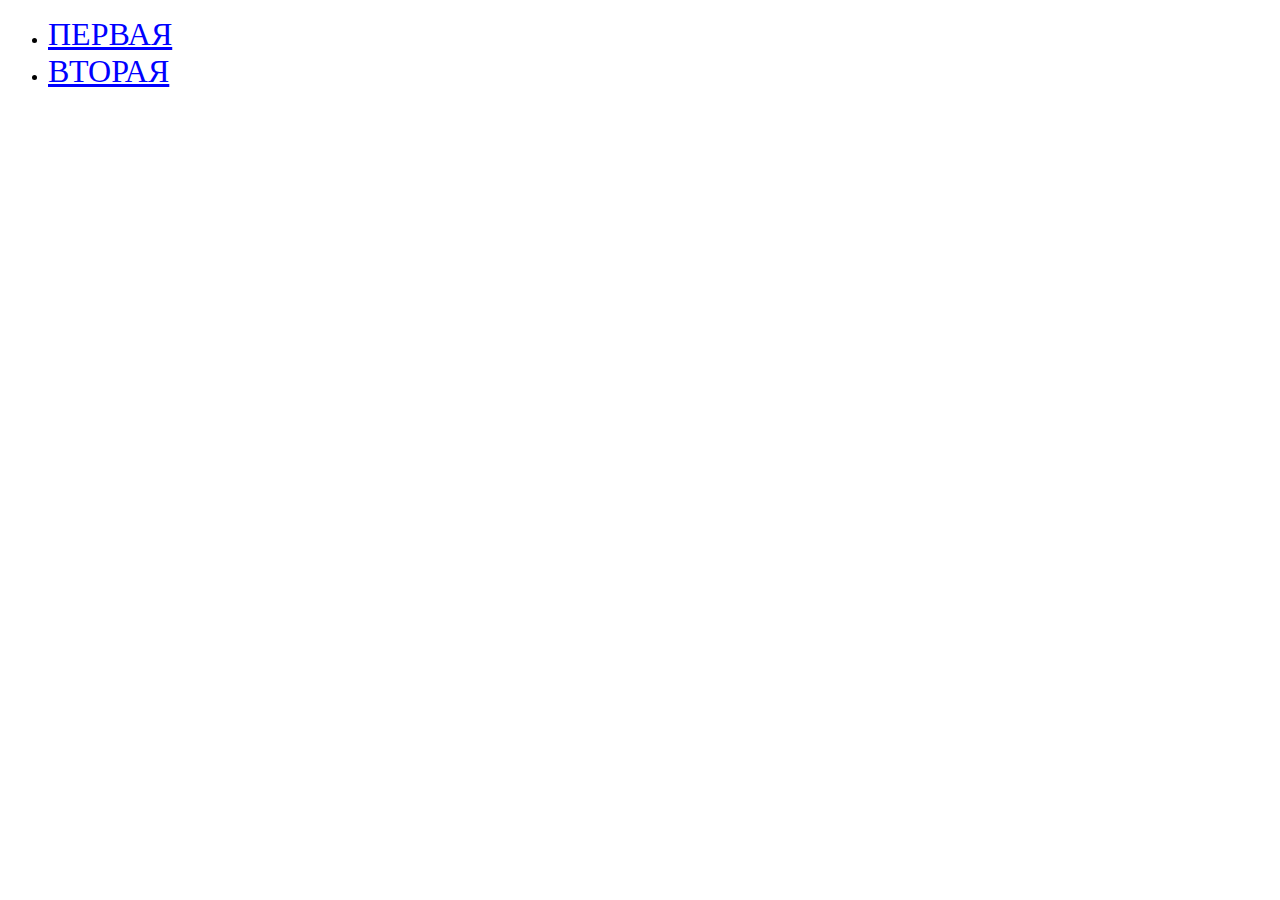
<file: index.html>
<!DOCTYPE html>
<html lang="ru">
  <head>
    <meta charset="UTF-8" />
    <meta name="viewport" content="width=device-width, initial-scale=1.0" />
    <title>Document</title>
  </head>
  <body>
    <ul>
      <li>
        <a style="font-size: 32px; color: blue" href="page-1.html">ПЕРВАЯ</a>
      </li>
      <li>
        <a style="font-size: 32px; color: blue" href="page-2.html">ВТОРАЯ</a>
      </li>
    </ul>
  </body>
</html>
</file>
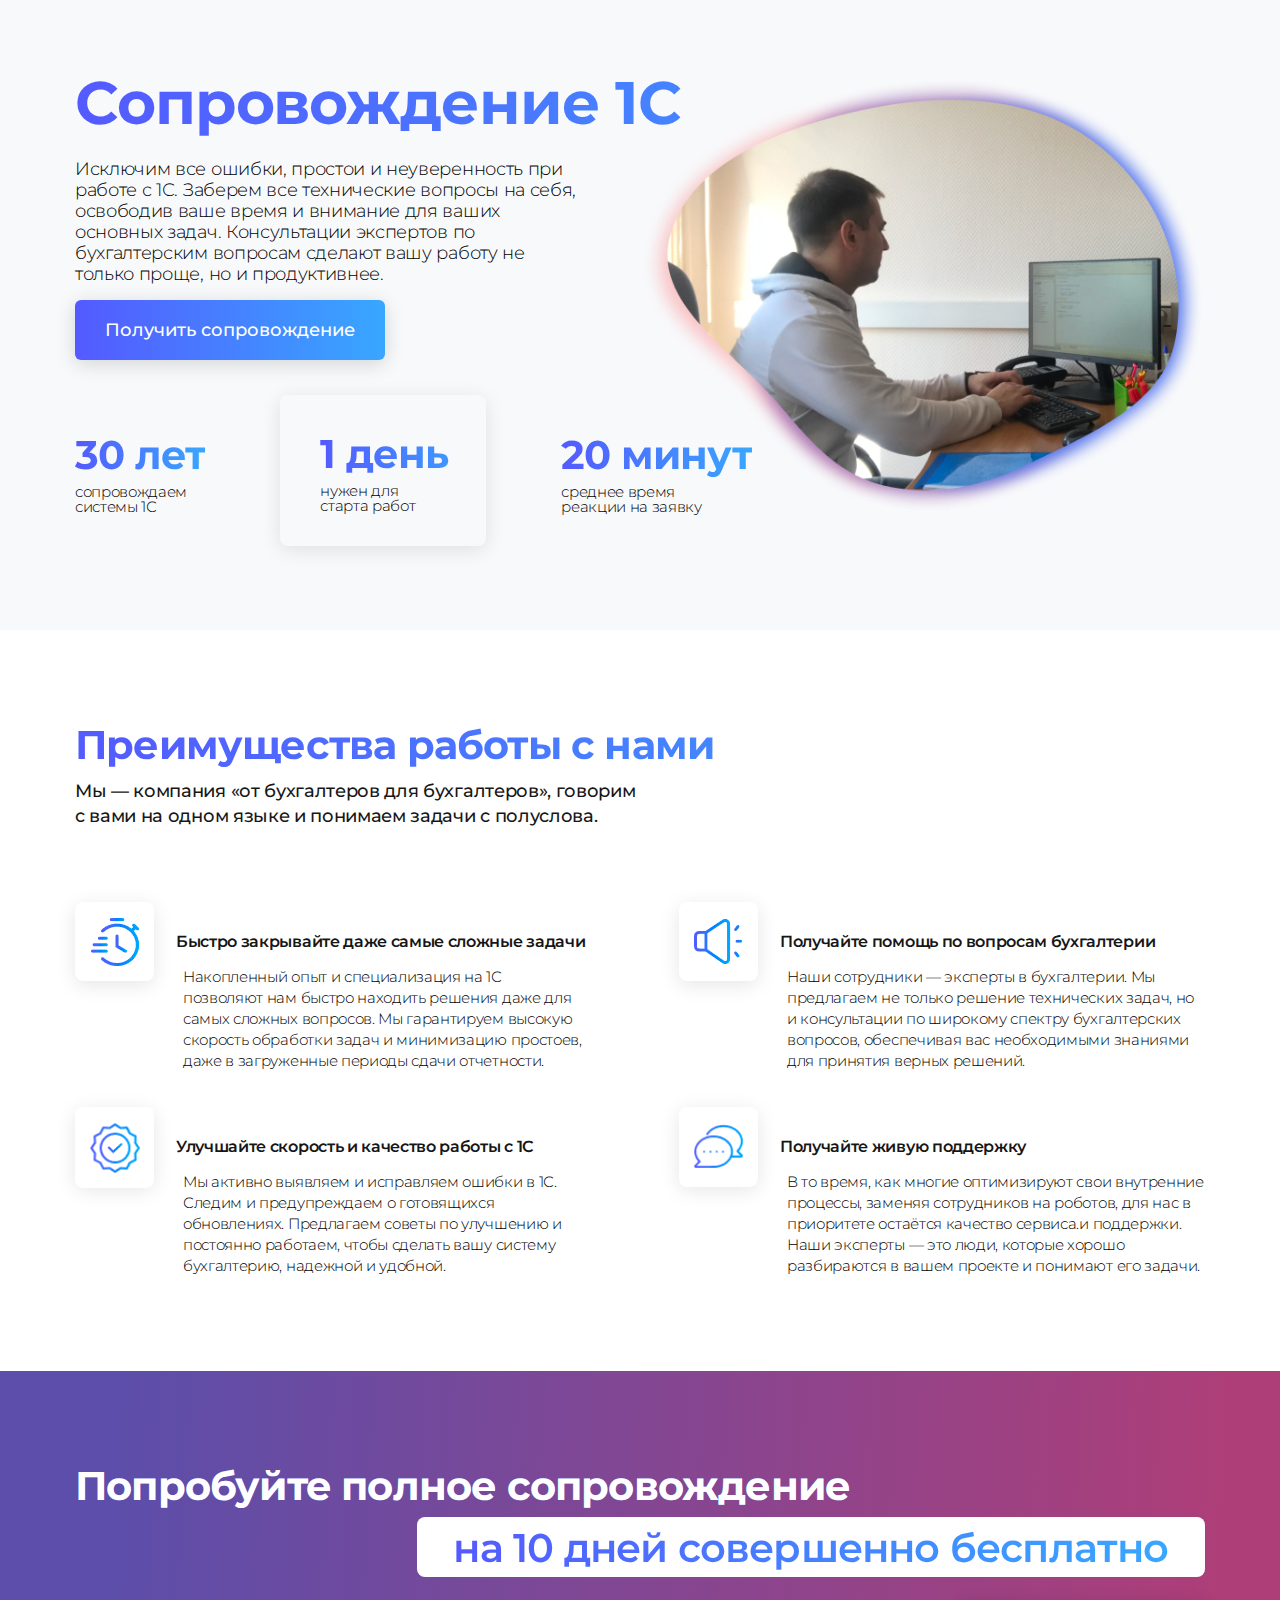
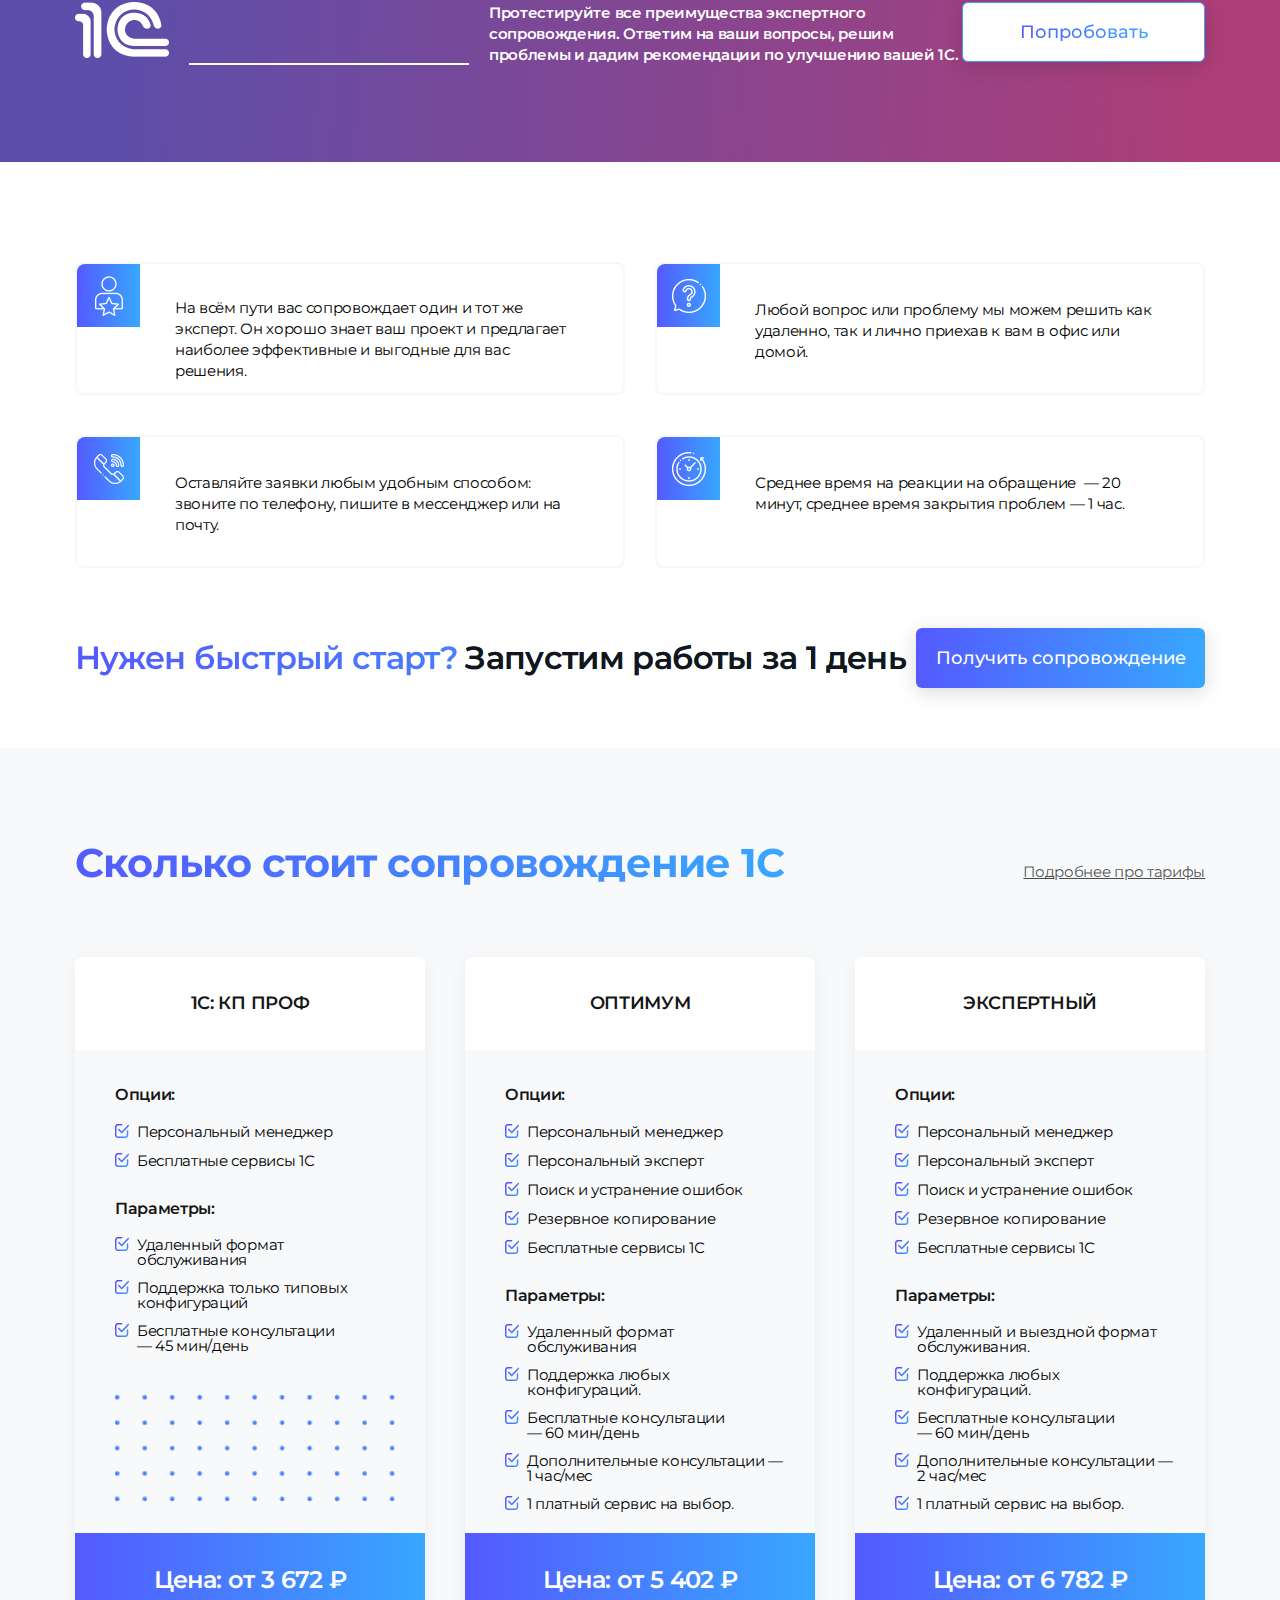
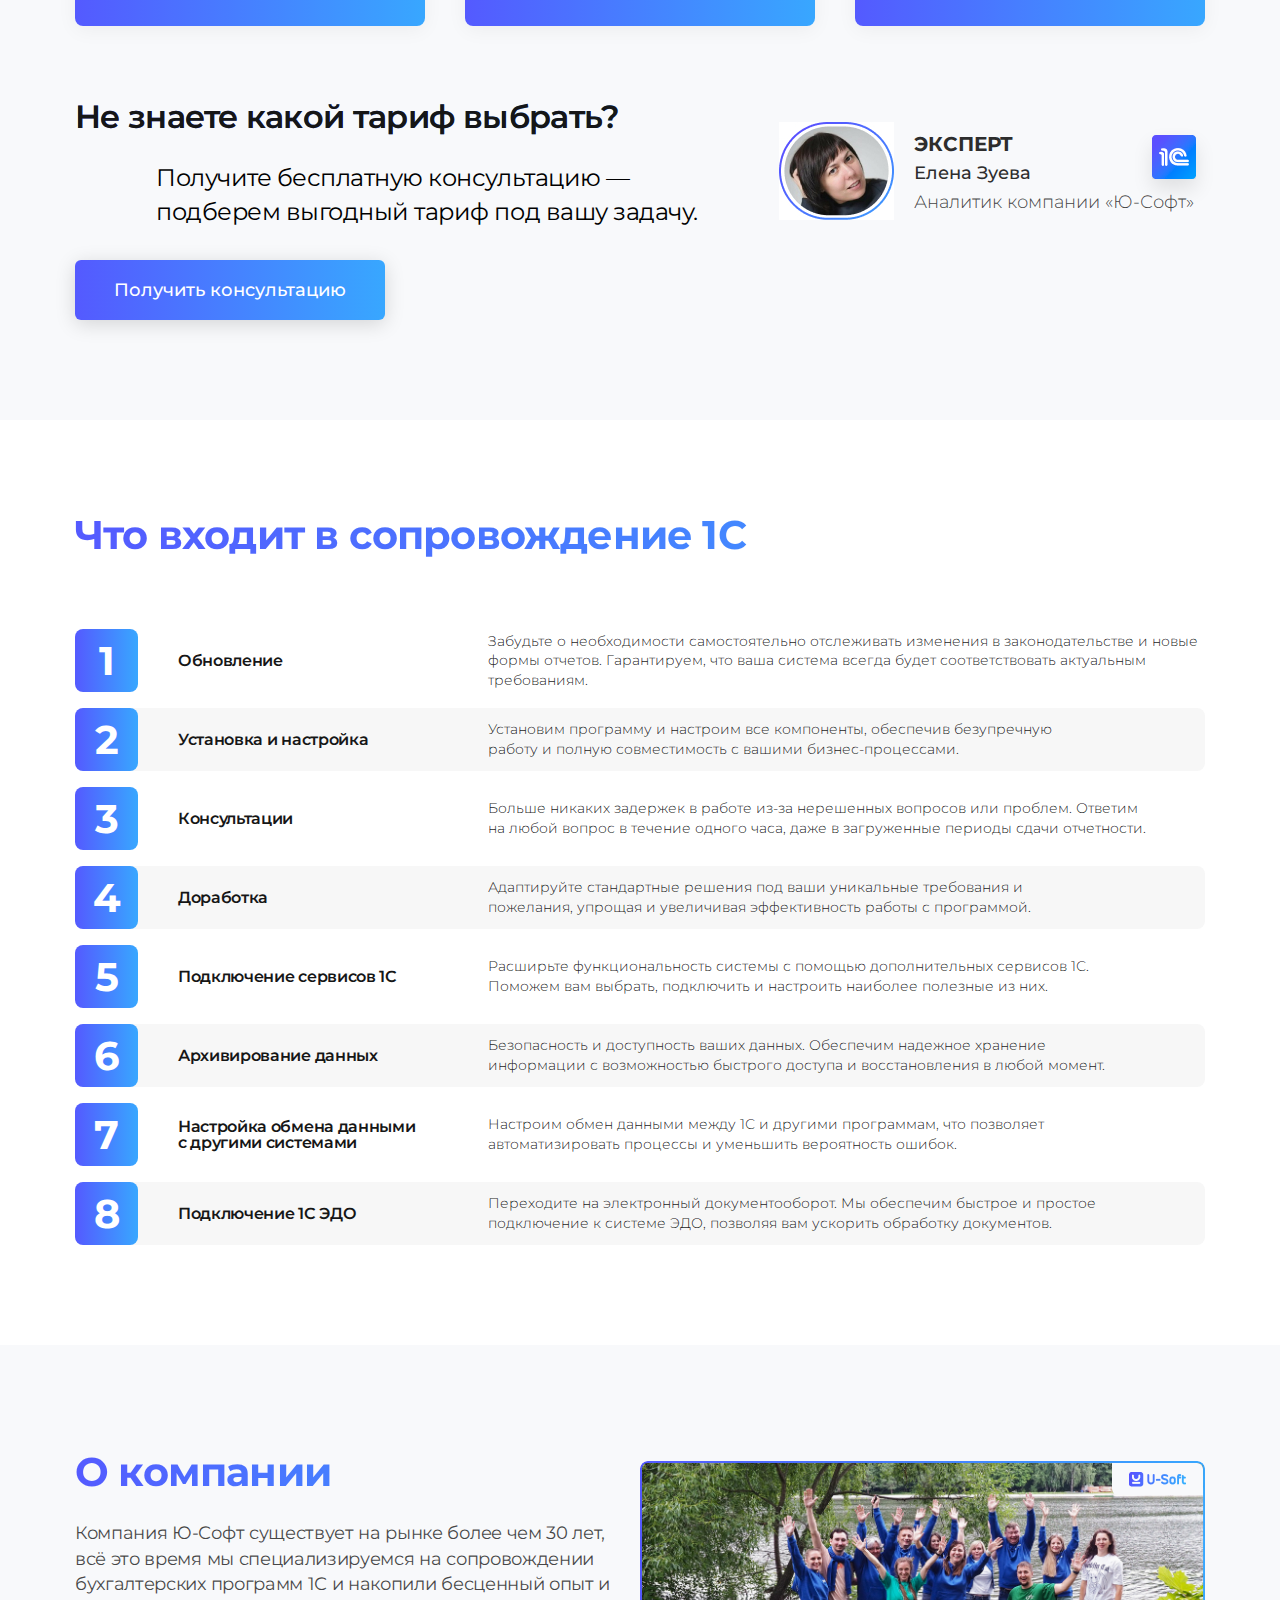
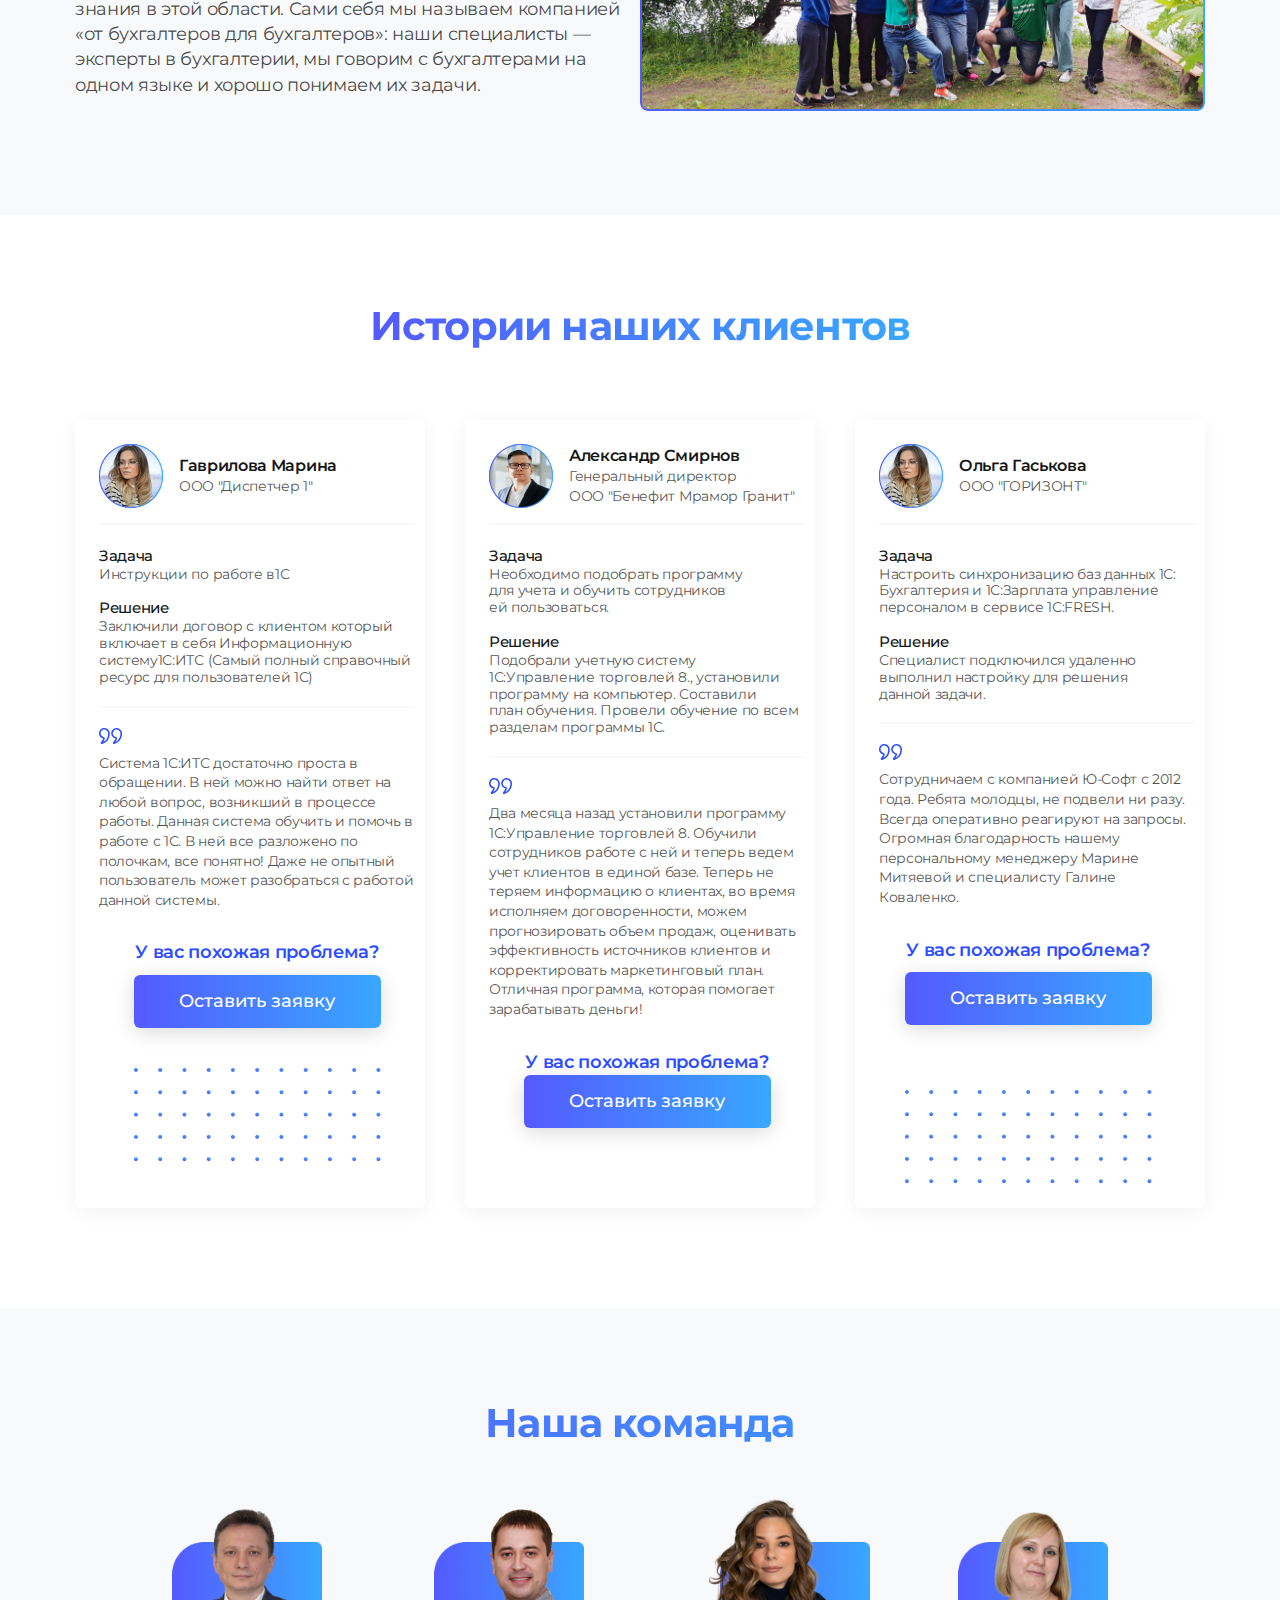
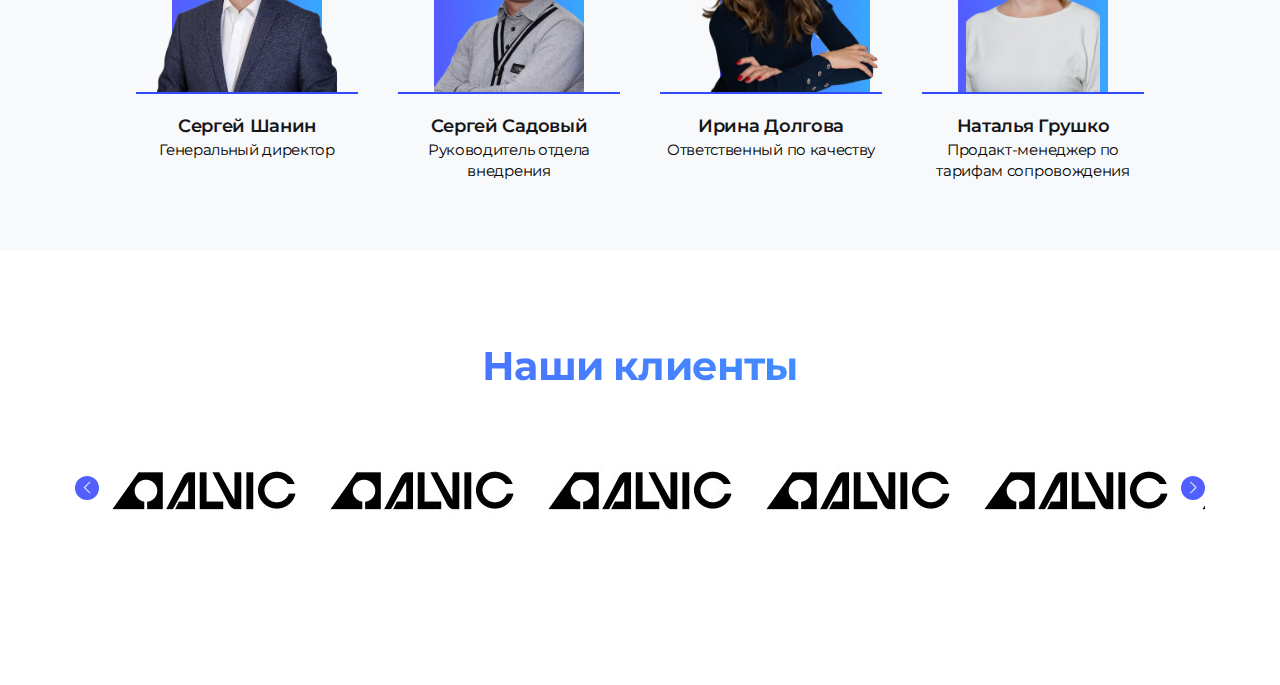
<file: page-1.html>
<!DOCTYPE html>
<html lang="ru">
  <head>
    <meta charset="UTF-8" />
    <meta name="viewport" content="width=device-width, initial-scale=1.0" />
    <link
      rel="stylesheet"
      href="https://cdn.jsdelivr.net/npm/swiper@11/swiper-bundle.min.css"
    />
    <link rel="stylesheet" href="./css/index.css" />
    <title>Document</title>
  </head>
  <body>
    <div class="n-page">
      <header></header>
      <main class="n-content">
        <section class="n-promo">
          <div class="n-container">
            <div class="n-promo__wrapper">
              <div class="n-promo__inner">
                <h1>Сопровождение 1С</h1>
                <div class="n-promo__inner-text">
                  Исключим все ошибки, простои и неуверенность при работе с 1С.
                  Заберем все технические вопросы на себя, освободив ваше время
                  и внимание для ваших основных задач. Консультации экспертов по
                  бухгалтерским вопросам сделают вашу работу не только проще, но
                  и продуктивнее.
                </div>
                <button class="n-inner-button n-button" type="button">
                  Получить сопровождение
                </button>
                <div class="n-promo__inner-mobile-img">
                  <img src="./images/proo-top.png" alt="картинка" />
                </div>
                <div class="n-promo__inner-img">
                  <img src="./images/proo-top.png" alt="картинка" />
                </div>
                <div class="n-promo__item-box">
                  <div class="n-promo__item">
                    <h2>30 лет</h2>
                    <p>
                      сопровождаем<br />
                      системы 1С
                    </p>
                  </div>
                  <div class="n-promo__item n-promo__item-centr">
                    <h2>1 день</h2>
                    <p>
                      нужен для<br />
                      старта работ
                    </p>
                  </div>
                  <div class="n-promo__item">
                    <h2>20 минут</h2>
                    <p>
                      среднее время<br />
                      реакции на заявку
                    </p>
                  </div>
                </div>
              </div>
            </div>
          </div>
        </section>
        <section class="n-advantages">
          <div class="n-container">
            <div class="n-advantages__wrapper">
              <div class="n-advantages__top">
                <h2>Преимущества работы&#160;с&#160;нами</h2>
                <h3>
                  Мы — компания «от бухгалтеров для бухгалтеров», говорим с вами
                  на одном языке и понимаем задачи с полуслова.
                </h3>
              </div>
              <div class="n-advantages__inner">
                <div class="n-advantages__item">
                  <div class="n-advantages__item-top">
                    <div class="n-advantages__item-icon">
                      <img src="./icons/adv-1.png" alt="иконка" />
                    </div>
                    <h4>Быстро закрывайте даже самые сложные задачи</h4>
                  </div>
                  <p>
                    Накопленный опыт и специализация на 1С<br />
                    позволяют нам быстро находить решения даже для самых сложных
                    вопросов. Мы гарантируем высокую скорость обработки задач и
                    минимизацию простоев, даже в загруженные периоды сдачи
                    отчетности.
                  </p>
                </div>
                <div class="n-advantages__item">
                  <div class="n-advantages__item-top">
                    <div class="n-advantages__item-icon">
                      <img src="./icons/adv-2.png" alt="иконка" />
                    </div>
                    <h4>Получайте помощь по вопросам бухгалтерии</h4>
                  </div>
                  <p>
                    Наши сотрудники — эксперты в бухгалтерии. Мы предлагаем не
                    только решение технических задач, но и консультации по
                    широкому спектру бухгалтерских вопросов, обеспечивая вас
                    необходимыми знаниями для&#160;принятия верных решений.
                  </p>
                </div>
                <div class="n-advantages__item item-icon-letter">
                  <div class="n-advantages__item-top">
                    <div class="n-advantages__item-icon">
                      <img src="./icons/adv-3.png" alt="иконка" />
                    </div>
                    <h4>Улучшайте скорость и&#160;качество работы с 1С</h4>
                  </div>
                  <p>
                    Мы активно выявляем и исправляем ошибки в 1С. Следим и
                    предупреждаем о готовящихся<br />
                    обновлениях. Предлагаем советы по улучшению и постоянно
                    работаем, чтобы сделать вашу систему бухгалтерию, надежной и
                    удобной.
                  </p>
                </div>
                <div class="n-advantages__item item-icon-letter">
                  <div class="n-advantages__item-top">
                    <div class="n-advantages__item-icon">
                      <img src="./icons/adv-4.png" alt="иконка" />
                    </div>
                    <h4>Получайте живую поддержку</h4>
                  </div>
                  <p>
                    В то время, как многие оптимизируют свои внутренние
                    процессы, заменяя сотрудников на роботов, для нас в
                    приоритете остаётся качество сервиса.и поддержки. Наши
                    эксперты — это люди, которые хорошо разбираются в вашем
                    проекте и понимают его задачи.
                  </p>
                </div>
              </div>
            </div>
          </div>
        </section>
        <section class="n-support">
          <div class="n-container n-support__container">
            <div class="n-support__wrapper">
              <h2 class="n-title-white">Попробуйте полное сопровождение</h2>
              <div class="n-support__title">
                <h2>на 10 дней совершенно бесплатно</h2>
              </div>
              <div class="n-support__item">
                <div class="n-support__icon">
                  <img src="./icons/1c.png" alt="иконка" />
                  <hr />
                </div>
                <p>
                  Протестируйте все преимущества экспертного сопровождения.
                  Ответим на ваши вопросы, решим проблемы и дадим рекомендации
                  по&#160;улучшению вашей 1С.
                </p>
                <button type="button" class="n-button n-support__button">
                  <span>Попробовать</span>
                </button>
              </div>
            </div>
          </div>
        </section>
        <section class="n-quick">
          <div class="n-container">
            <div class="n-quick__wrapper">
              <div class="n-quick__top">
                <div class="n-quick__item">
                  <div class="n-quick__icon">
                    <img src="./icons/Black1.png" alt="иконка" />
                  </div>
                  <p>
                    На всём пути вас сопровождает один и тот же эксперт. Он
                    хорошо знает ваш проект и предлагает наиболее эффективные и
                    выгодные для вас решения.
                  </p>
                </div>
                <div class="n-quick__item">
                  <div class="n-quick__icon">
                    <img src="./icons/Black2.png" alt="иконка" />
                  </div>
                  <p>
                    Любой вопрос или проблему мы можем решить как удаленно, так
                    и лично приехав к вам в офис или домой.
                  </p>
                </div>
                <div class="n-quick__item">
                  <div class="n-quick__icon">
                    <img src="./icons/Black3.png" alt="иконка" />
                  </div>
                  <p>
                    Оставляйте заявки любым удобным способом: звоните по
                    телефону, пишите в мессенджер или на почту.
                  </p>
                </div>
                <div class="n-quick__item">
                  <div class="n-quick__icon">
                    <img src="./icons/Black4.png" alt="иконка" />
                  </div>
                  <p>
                    Среднее время на реакции на обращение  — 20 минут, среднее
                    время закрытия проблем — 1 час.
                  </p>
                </div>
              </div>
              <div class="n-quick__bottom">
                <h5>
                  Нужен быстрый старт? <span>Запустим работы за 1 день</span>
                </h5>
                <button class="n-inner-button n-button" type="button">
                  Получить сопровождение
                </button>
              </div>
            </div>
          </div>
        </section>
        <section class="n-maintenance">
          <div class="n-container">
            <div class="n-maintenance__wrapper">
              <div class="n-maintenance__top">
                <h2>Сколько стоит сопровождение 1С</h2>
                <div class="n-maintenance__arm-item">
                  <a href="#"> Подробнее про тарифы </a>
                  <a href="#">
                    <img
                      class="n-maintenance__arm"
                      src="./icons/hend.png"
                      alt="пука"
                    />
                  </a>
                </div>
              </div>
              <div class="n-maintenance__inner">
                <div class="n-maintenance__item n-maintenance-hidden">
                  <div class="n-maintenance__item-title">
                    <h3>1С: КП ПРОФ</h3>
                  </div>
                  <div class="n-maintenance__item-inner">
                    <div class="n-maintenance__item-box">
                      <h4>Опции:</h4>
                      <div class="n-maintenance__item-list">
                        <div class="n-maintenance__item-text">
                          <img src="./icons/gl.svg" alt="иконка" />
                          <p>Персональный менеджер</p>
                        </div>
                        <div class="n-maintenance__item-text">
                          <img src="./icons/gl.svg" alt="иконка" />
                          <p>Бесплатные сервисы 1С</p>
                        </div>
                      </div>
                    </div>
                    <div class="n-maintenance__item-box">
                      <h4>Параметры:</h4>
                      <div class="n-maintenance__item-list item-list-wrap">
                        <div class="n-maintenance__item-text">
                          <img src="./icons/gl.svg" alt="иконка" />
                          <p>Удаленный формат обслуживания</p>
                        </div>
                        <div class="n-maintenance__item-text text-gap">
                          <img src="./icons/gl.svg" alt="иконка" />
                          <p>Поддержка только типовых конфигураций</p>
                        </div>
                        <div class="n-maintenance__item-text text-gap">
                          <img src="./icons/gl.svg" alt="иконка" />
                          <p>
                            Бесплатные консультации<br />
                            — 45 мин/день
                          </p>
                        </div>
                      </div>
                    </div>
                    <img
                      class="n-maintenance__image"
                      src="./images/points.png"
                      alt="картинка"
                    />
                  </div>
                  <div class="n-maintenance__price">Цена: от 3 672 ₽</div>
                </div>
                <div class="n-maintenance__item n-maintenance-hidden">
                  <div class="n-maintenance__item-title">
                    <h3>Оптимум</h3>
                  </div>
                  <div class="n-maintenance__item-inner">
                    <div class="n-maintenance__item-box">
                      <h4>Опции:</h4>
                      <div class="n-maintenance__item-list">
                        <div class="n-maintenance__item-text">
                          <img src="./icons/gl.svg" alt="иконка" />
                          <p>Персональный менеджер</p>
                        </div>
                        <div class="n-maintenance__item-text">
                          <img src="./icons/gl.svg" alt="иконка" />
                          <p>Персональный эксперт</p>
                        </div>
                        <div class="n-maintenance__item-text">
                          <img src="./icons/gl.svg" alt="иконка" />
                          <p>Поиск и устранение ошибок</p>
                        </div>
                        <div class="n-maintenance__item-text">
                          <img src="./icons/gl.svg" alt="иконка" />
                          <p>Резервное копирование</p>
                        </div>
                        <div class="n-maintenance__item-text">
                          <img src="./icons/gl.svg" alt="иконка" />
                          <p>Бесплатные сервисы 1С</p>
                        </div>
                      </div>
                    </div>
                    <div class="n-maintenance__item-box">
                      <h4>Параметры:</h4>
                      <div class="n-maintenance__item-list item-list-wrap">
                        <div class="n-maintenance__item-text">
                          <img src="./icons/gl.svg" alt="иконка" />
                          <p>Удаленный формат обслуживания</p>
                        </div>
                        <div class="n-maintenance__item-text">
                          <img src="./icons/gl.svg" alt="иконка" />
                          <p>Поддержка любых конфигураций.</p>
                        </div>
                        <div class="n-maintenance__item-text">
                          <img src="./icons/gl.svg" alt="иконка" />
                          <p>
                            Бесплатные консультации<br />
                            — 60 мин/день
                          </p>
                        </div>
                        <div class="n-maintenance__item-text">
                          <img src="./icons/gl.svg" alt="иконка" />
                          <p>Дополнительные консультации — 1 час/мес</p>
                        </div>
                        <div class="n-maintenance__item-text">
                          <img src="./icons/gl.svg" alt="иконка" />
                          <p>1 платный сервис на выбор.</p>
                        </div>
                      </div>
                    </div>
                  </div>
                  <div class="n-maintenance__price">Цена: от 5 402 ₽</div>
                </div>
                <div class="n-maintenance__item n-maintenance-hidden">
                  <div class="n-maintenance__item-title">
                    <h3>Экспертный</h3>
                  </div>
                  <div class="n-maintenance__item-inner">
                    <div class="n-maintenance__item-box">
                      <h4>Опции:</h4>
                      <div class="n-maintenance__item-list">
                        <div class="n-maintenance__item-text">
                          <img src="./icons/gl.svg" alt="иконка" />
                          <p>Персональный менеджер</p>
                        </div>
                        <div class="n-maintenance__item-text">
                          <img src="./icons/gl.svg" alt="иконка" />
                          <p>Персональный эксперт</p>
                        </div>
                        <div class="n-maintenance__item-text">
                          <img src="./icons/gl.svg" alt="иконка" />
                          <p>Поиск и устранение ошибок</p>
                        </div>
                        <div class="n-maintenance__item-text">
                          <img src="./icons/gl.svg" alt="иконка" />
                          <p>Резервное копирование</p>
                        </div>
                        <div class="n-maintenance__item-text">
                          <img src="./icons/gl.svg" alt="иконка" />
                          <p>Бесплатные сервисы 1С</p>
                        </div>
                      </div>
                    </div>
                    <div class="n-maintenance__item-box">
                      <h4>Параметры:</h4>
                      <div class="n-maintenance__item-list item-list-wrap">
                        <div class="n-maintenance__item-text">
                          <img src="./icons/gl.svg" alt="иконка" />
                          <p>Удаленный и выездной формат обслуживания.</p>
                        </div>
                        <div class="n-maintenance__item-text">
                          <img src="./icons/gl.svg" alt="иконка" />
                          <p>Поддержка любых конфигураций.</p>
                        </div>
                        <div class="n-maintenance__item-text">
                          <img src="./icons/gl.svg" alt="иконка" />
                          <p>
                            Бесплатные консультации<br />
                            — 60 мин/день
                          </p>
                        </div>
                        <div class="n-maintenance__item-text">
                          <img src="./icons/gl.svg" alt="иконка" />
                          <p>Дополнительные консультации — 2 час/мес</p>
                        </div>
                        <div class="n-maintenance__item-text">
                          <img src="./icons/gl.svg" alt="иконка" />
                          <p>1 платный сервис на выбор.</p>
                        </div>
                      </div>
                    </div>
                  </div>
                  <div class="n-maintenance__price">Цена: от 6 782 ₽</div>
                </div>

                <div class="swiper n-maintenance__swiper">
                  <div class="swiper-wrapper">
                    <div class="swiper-slide">
                      <div class="n-maintenance__item">
                        <div class="n-maintenance__item-title">
                          <h3>1С: КП ПРОФ</h3>
                        </div>
                        <div class="n-maintenance__item-inner">
                          <div class="n-maintenance__item-box">
                            <h4>Опции:</h4>
                            <div class="n-maintenance__item-list">
                              <div class="n-maintenance__item-text">
                                <img src="./icons/gl.svg" alt="иконка" />
                                <p>Персональный менеджер</p>
                              </div>
                              <div class="n-maintenance__item-text">
                                <img src="./icons/gl.svg" alt="иконка" />
                                <p>Бесплатные сервисы 1С</p>
                              </div>
                            </div>
                          </div>
                          <div class="n-maintenance__item-box">
                            <h4>Параметры:</h4>
                            <div
                              class="n-maintenance__item-list item-list-wrap"
                            >
                              <div class="n-maintenance__item-text">
                                <img src="./icons/gl.svg" alt="иконка" />
                                <p>Удаленный формат обслуживания</p>
                              </div>
                              <div class="n-maintenance__item-text text-gap">
                                <img src="./icons/gl.svg" alt="иконка" />
                                <p>Поддержка только типовых конфигураций</p>
                              </div>
                              <div class="n-maintenance__item-text text-gap">
                                <img src="./icons/gl.svg" alt="иконка" />
                                <p>
                                  Бесплатные консультации<br />
                                  — 45 мин/день
                                </p>
                              </div>
                            </div>
                          </div>
                          <img
                            class="n-maintenance__image"
                            src="./images/points.png"
                            alt="картинка"
                          />
                        </div>
                        <div class="n-maintenance__price">Цена: от 3 672 ₽</div>
                      </div>
                    </div>
                    <div class="swiper-slide">
                      <div class="n-maintenance__item">
                        <div class="n-maintenance__item-title">
                          <h3>Оптимум</h3>
                        </div>
                        <div class="n-maintenance__item-inner">
                          <div class="n-maintenance__item-box">
                            <h4>Опции:</h4>
                            <div class="n-maintenance__item-list">
                              <div class="n-maintenance__item-text">
                                <img src="./icons/gl.svg" alt="иконка" />
                                <p>Персональный менеджер</p>
                              </div>
                              <div class="n-maintenance__item-text">
                                <img src="./icons/gl.svg" alt="иконка" />
                                <p>Персональный эксперт</p>
                              </div>
                              <div class="n-maintenance__item-text">
                                <img src="./icons/gl.svg" alt="иконка" />
                                <p>Поиск и устранение ошибок</p>
                              </div>
                              <div class="n-maintenance__item-text">
                                <img src="./icons/gl.svg" alt="иконка" />
                                <p>Резервное копирование</p>
                              </div>
                              <div class="n-maintenance__item-text">
                                <img src="./icons/gl.svg" alt="иконка" />
                                <p>Бесплатные сервисы 1С</p>
                              </div>
                            </div>
                          </div>
                          <div class="n-maintenance__item-box">
                            <h4>Параметры:</h4>
                            <div
                              class="n-maintenance__item-list item-list-wrap"
                            >
                              <div class="n-maintenance__item-text">
                                <img src="./icons/gl.svg" alt="иконка" />
                                <p>Удаленный формат обслуживания</p>
                              </div>
                              <div class="n-maintenance__item-text">
                                <img src="./icons/gl.svg" alt="иконка" />
                                <p>Поддержка любых конфигураций.</p>
                              </div>
                              <div class="n-maintenance__item-text">
                                <img src="./icons/gl.svg" alt="иконка" />
                                <p>
                                  Бесплатные консультации<br />
                                  — 60 мин/день
                                </p>
                              </div>
                              <div class="n-maintenance__item-text">
                                <img src="./icons/gl.svg" alt="иконка" />
                                <p>Дополнительные консультации — 1 час/мес</p>
                              </div>
                              <div class="n-maintenance__item-text">
                                <img src="./icons/gl.svg" alt="иконка" />
                                <p>1 платный сервис на выбор.</p>
                              </div>
                            </div>
                          </div>
                        </div>
                        <div class="n-maintenance__price">Цена: от 5 402 ₽</div>
                      </div>
                    </div>
                    <div class="swiper-slide">
                      <div class="n-maintenance__item">
                        <div class="n-maintenance__item-title">
                          <h3>Экспертный</h3>
                        </div>
                        <div class="n-maintenance__item-inner">
                          <div class="n-maintenance__item-box">
                            <h4>Опции:</h4>
                            <div class="n-maintenance__item-list">
                              <div class="n-maintenance__item-text">
                                <img src="./icons/gl.svg" alt="иконка" />
                                <p>Персональный менеджер</p>
                              </div>
                              <div class="n-maintenance__item-text">
                                <img src="./icons/gl.svg" alt="иконка" />
                                <p>Персональный эксперт</p>
                              </div>
                              <div class="n-maintenance__item-text">
                                <img src="./icons/gl.svg" alt="иконка" />
                                <p>Поиск и устранение ошибок</p>
                              </div>
                              <div class="n-maintenance__item-text">
                                <img src="./icons/gl.svg" alt="иконка" />
                                <p>Резервное копирование</p>
                              </div>
                              <div class="n-maintenance__item-text">
                                <img src="./icons/gl.svg" alt="иконка" />
                                <p>Бесплатные сервисы 1С</p>
                              </div>
                            </div>
                          </div>
                          <div class="n-maintenance__item-box">
                            <h4>Параметры:</h4>
                            <div
                              class="n-maintenance__item-list item-list-wrap"
                            >
                              <div class="n-maintenance__item-text">
                                <img src="./icons/gl.svg" alt="иконка" />
                                <p>Удаленный и выездной формат обслуживания.</p>
                              </div>
                              <div class="n-maintenance__item-text">
                                <img src="./icons/gl.svg" alt="иконка" />
                                <p>Поддержка любых конфигураций.</p>
                              </div>
                              <div class="n-maintenance__item-text">
                                <img src="./icons/gl.svg" alt="иконка" />
                                <p>
                                  Бесплатные консультации<br />
                                  — 60 мин/день
                                </p>
                              </div>
                              <div class="n-maintenance__item-text">
                                <img src="./icons/gl.svg" alt="иконка" />
                                <p>Дополнительные консультации — 2 час/мес</p>
                              </div>
                              <div class="n-maintenance__item-text">
                                <img src="./icons/gl.svg" alt="иконка" />
                                <p>1 платный сервис на выбор.</p>
                              </div>
                            </div>
                          </div>
                        </div>
                        <div class="n-maintenance__price">Цена: от 6 782 ₽</div>
                      </div>
                    </div>
                  </div>
                  <!-- <div class="swiper-pagination"></div> -->
                </div>
                <div class="n-maintenance__choice">
                  <div class="n-maintenance__choice-item">
                    <h5>Не знаете какой тариф выбрать?</h5>
                    <span
                      >Получите бесплатную консультацию — подберем выгодный
                      тариф под вашу задачу.</span
                    >
                    <button class="n-button n-inner-button" type="button">
                      Получить консультацию
                    </button>
                  </div>
                  <div class="n-maintenance__expert">
                    <img
                      class="n-maintenance__expert-img"
                      src="./images/expert.jpg"
                      alt="эксперт"
                    />
                    <img
                      class="n-maintenance__expert-img"
                      src="./images/expert-m.jpg"
                      alt="эксперт"
                    />
                    <img
                      class="n-maintenance__expert-icon"
                      src="./icons/expert-icon.png"
                      alt="иконка"
                    />
                    <ul class="n-maintenance__expert-list">
                      <li>
                        <h6>Эксперт</h6>
                      </li>
                      <li>
                        <p>Елена Зуева</p>
                      </li>
                      <li>
                        <span>Аналитик компании «Ю-Софт»</span>
                      </li>
                    </ul>
                  </div>
                </div>
              </div>
            </div>
          </div>
        </section>
        <section class="n-service">
          <div class="n-container">
            <div class="n-service__wrapper">
              <h2>Что входит в сопровождение 1С</h2>
              <div class="n-service__inner">
                <div class="n-service__item">
                  <div class="n-service__item-left">
                    <div class="n-service__item-num">1</div>
                    <h4>Обновление</h4>
                  </div>
                  <div class="n-service__item-desc">
                    Забудьте о необходимости самостоятельно отслеживать
                    изменения в законодательстве и новые формы отчетов.
                    Гарантируем, что ваша система всегда будет соответствовать
                    актуальным требованиям.
                  </div>
                </div>
                <div class="n-service__item n-service__item_gray">
                  <div class="n-service__item-left">
                    <div class="n-service__item-num">2</div>
                    <h4>Установка и настройка</h4>
                  </div>
                  <div class="n-service__item-desc">
                    Установим программу и настроим все компоненты, обеспечив
                    безупречную<br />
                    работу и полную совместимость с вашими бизнес-процессами.
                  </div>
                </div>
                <div class="n-service__item">
                  <div class="n-service__item-left">
                    <div class="n-service__item-num">3</div>
                    <h4>Консультации</h4>
                  </div>
                  <div class="n-service__item-desc">
                    Больше никаких задержек в работе из-за нерешенных вопросов
                    или проблем. Ответим<br />
                    на любой вопрос в течение одного часа, даже в загруженные
                    периоды сдачи отчетности.
                  </div>
                </div>
                <div class="n-service__item n-service__item_gray">
                  <div class="n-service__item-left">
                    <div class="n-service__item-num">4</div>
                    <h4>Доработка</h4>
                  </div>
                  <div class="n-service__item-desc">
                    Адаптируйте стандартные решения под ваши уникальные
                    требования и<br />
                    пожелания, упрощая и увеличивая эффективность работы с
                    программой.
                  </div>
                </div>
                <div class="n-service__item">
                  <div class="n-service__item-left">
                    <div class="n-service__item-num">5</div>
                    <h4>Подключение сервисов 1С</h4>
                  </div>
                  <div class="n-service__item-desc">
                    Расширьте функциональность системы с помощью дополнительных
                    сервисов 1С.<br />
                    Поможем вам выбрать, подключить и настроить наиболее
                    полезные из них.
                  </div>
                </div>
                <div class="n-service__item n-service__item_gray">
                  <div class="n-service__item-left">
                    <div class="n-service__item-num">6</div>
                    <h4>Архивирование данных</h4>
                  </div>
                  <div class="n-service__item-desc">
                    Безопасность и доступность ваших данных. Обеспечим надежное
                    хранение<br />
                    информации с возможностью быстрого доступа и восстановления
                    в любой момент.
                  </div>
                </div>
                <div class="n-service__item">
                  <div class="n-service__item-left">
                    <div class="n-service__item-num">7</div>
                    <h4>
                      Настройка обмена данными<br />
                      с другими системами
                    </h4>
                  </div>
                  <div class="n-service__item-desc">
                    Настроим обмен данными между 1С и другими программам, что
                    позволяет<br />
                    автоматизировать процессы и уменьшить вероятность ошибок.
                  </div>
                </div>
                <div class="n-service__item n-service__item_gray">
                  <div class="n-service__item-left">
                    <div class="n-service__item-num">8</div>
                    <h4>Подключение 1С ЭДО</h4>
                  </div>
                  <div class="n-service__item-desc">
                    Переходите на электронный документооборот. Мы обеспечим
                    быстрое и простое<br />
                    подключение к системе ЭДО, позволяя вам ускорить обработку
                    документов.
                  </div>
                </div>
              </div>
            </div>
          </div>
        </section>
        <section class="n-company">
          <div class="n-container">
            <div class="n-company__wrapper">
              <div class="n-company__text">
                <h2>О компании</h2>
                <div class="n-company__text-desc">
                  Компания Ю-Софт существует на рынке более чем 30 лет, всё это
                  время мы специализируемся на сопровождении бухгалтерских
                  программ 1С и накопили бесценный опыт и знания в этой области.
                  Сами себя мы называем компанией «от бухгалтеров для
                  бухгалтеров»: наши специалисты — эксперты в бухгалтерии, мы
                  говорим с бухгалтерами на одном языке и хорошо понимаем их
                  задачи.
                </div>
              </div>
              <div class="n-company__image">
                <div class="u-soft">
                  <img src="./icons/u-soft.png" alt="иконка" />
                </div>
                <img
                  class="n-company__img"
                  src="./images/n-company.jpg"
                  alt="фото"
                />
              </div>
            </div>
          </div>
        </section>
        <section class="n-stories">
          <div class="n-container">
            <div class="n-stories__wrapper">
              <div class="n-maintenance__arm-item n-stories__arm-item">
                <h2>Истории наших клиентов</h2>
                <a href="#">
                  <img
                    class="n-maintenance__arm"
                    src="./icons/hend.png"
                    alt="пука"
                  />
                </a>
              </div>
              <div class="n-stories__inner">
                <div class="n-stories__item item-hidden">
                  <div class="n-stories__top">
                    <div class="n-stories__top-image">
                      <img src="./images/stories-1.png" alt="фото" />
                    </div>
                    <div class="n-stories__top-text">
                      <h3>Гаврилова Марина</h3>
                      <p>ООО "Диспетчер 1"</p>
                    </div>
                  </div>
                  <div class="n-stories__centr">
                    <div class="n-stories__centr-item">
                      <h4>Задача</h4>
                      <p>Инструкции по работе в1С</p>
                    </div>
                    <div class="n-stories__centr-item">
                      <h4>Решение</h4>
                      <p>
                        Заключили договор с клиентом который включает в себя
                        Информационную систему1С:ИТС (Самый полный справочный
                        ресурс для пользователей 1С)
                      </p>
                    </div>
                  </div>
                  <div class="n-stories__paragraph">
                    <img src="./icons/par.svg" alt="иконка" />
                    Система 1С:ИТС достаточно проста в обращении. В ней можно
                    найти ответ на любой вопрос, возникший в процессе работы.
                    Данная система обучить и помочь в работе с 1С. В ней все
                    разложено по полочкам, все понятно! Даже не опытный
                    пользователь может разобраться с работой данной системы.
                  </div>
                  <div class="n-stories__bottom">
                    <h3>У вас похожая проблема?</h3>
                    <button class="n-button n-button-1" type="button">
                      Оставить заявку
                    </button>
                    <img
                      class="n-stories__first"
                      src="./images/points.png"
                      alt="картинка"
                    />
                  </div>
                </div>
                <div class="n-stories__item item-hidden">
                  <div class="n-stories__top">
                    <div class="n-stories__top-image">
                      <img src="./images/stories-2.png" alt="фото" />
                    </div>
                    <div class="n-stories__top-text">
                      <h3>Александр Смирнов</h3>
                      <p>
                        Генеральный директор<br />
                        ООО&#160;"Бенефит&#160;Мрамор&#160;Гранит"
                      </p>
                    </div>
                  </div>
                  <div class="n-stories__centr">
                    <div class="n-stories__centr-item">
                      <h4>Задача</h4>
                      <p>
                        Необходимо подобрать программу<br />
                        для учета и обучить сотрудников<br />
                        ей пользоваться.
                      </p>
                    </div>
                    <div class="n-stories__centr-item">
                      <h4>Решение</h4>
                      <p>
                        Подобрали учетную систему 1С:Управление торговлей 8.,
                        установили программу на компьютер. Составили<br />
                        план обучения. Провели обучение по всем разделам
                        программы 1С.
                      </p>
                    </div>
                  </div>
                  <div class="n-stories__paragraph">
                    <img src="./icons/par.svg" alt="иконка" />
                    Два месяца назад установили программу 1С:Управление
                    торговлей 8. Обучили сотрудников работе с ней и теперь ведем
                    учет клиентов в единой базе. Теперь не теряем информацию о
                    клиентах, во время исполняем договоренности, можем
                    прогнозировать объем продаж, оценивать эффективность
                    источников клиентов и корректировать маркетинговый план.
                    Отличная программа, которая помогает зарабатывать деньги!
                  </div>
                  <div class="n-stories__bottom n-stories__bottom-m">
                    <h3>У вас похожая проблема?</h3>
                    <button class="n-button n-button-2" type="button">
                      Оставить заявку
                    </button>
                  </div>
                </div>
                <div class="n-stories__item item-hidden">
                  <div class="n-stories__top">
                    <div class="n-stories__top-image">
                      <img src="./images/stories-3.png" alt="фото" />
                    </div>
                    <div class="n-stories__top-text">
                      <h3>Ольга Гаськова</h3>
                      <p>ООО "ГОРИЗОНТ"</p>
                    </div>
                  </div>
                  <div class="n-stories__centr">
                    <div class="n-stories__centr-item">
                      <h4>Задача</h4>
                      <p>
                        Настроить синхронизацию баз данных 1С: Бухгалтерия и
                        1С:Зарплата управление персоналом в сервисе 1С:FRESH.
                      </p>
                    </div>
                    <div class="n-stories__centr-item">
                      <h4>Решение</h4>
                      <p>
                        Специалист подключился удаленно выполнил настройку для
                        решения<br />
                        данной задачи.
                      </p>
                    </div>
                  </div>
                  <div class="n-stories__paragraph">
                    <img src="./icons/par.svg" alt="иконка" />
                    Сотрудничаем с компанией Ю-Софт с 2012 года. Ребята молодцы,
                    не подвели ни разу. Всегда оперативно реагируют на запросы.
                    Огромная благодарность нашему персональному менеджеру Марине
                    Митяевой и специалисту Галине Коваленко.
                  </div>
                  <div class="n-stories__bottom n-stories__bottom-last">
                    <h3>У вас похожая проблема?</h3>
                    <button class="n-button n-button-1" type="button">
                      Оставить заявку
                    </button>
                    <img
                      class="n-stories__last"
                      src="./images/points.png"
                      alt="картинка"
                    />
                  </div>
                </div>
                <div class="swiper n-stories__swiper">
                  <div class="swiper-wrapper">
                    <div class="swiper-slide">
                      <div class="n-stories__item">
                        <div class="n-stories__top">
                          <div class="n-stories__top-image">
                            <img src="./images/stories-1.png" alt="фото" />
                          </div>
                          <div class="n-stories__top-text">
                            <h3>Гаврилова Марина</h3>
                            <p>ООО "Диспетчер 1"</p>
                          </div>
                        </div>
                        <div class="n-stories__centr">
                          <div class="n-stories__centr-item">
                            <h4>Задача</h4>
                            <p>Инструкции по работе в1С</p>
                          </div>
                          <div class="n-stories__centr-item">
                            <h4>Решение</h4>
                            <p>
                              Заключили договор с клиентом который включает в
                              себя Информационную систему1С:ИТС (Самый полный
                              справочный ресурс для пользователей 1С)
                            </p>
                          </div>
                        </div>
                        <div class="n-stories__paragraph">
                          <img src="./icons/par.svg" alt="иконка" />
                          Система 1С:ИТС достаточно проста в обращении. В ней
                          можно найти ответ на любой вопрос, возникший в
                          процессе работы. Данная система обучить и помочь в
                          работе с 1С. В ней все разложено по полочкам, все
                          понятно! Даже не опытный пользователь может
                          разобраться с работой данной системы.
                        </div>
                        <div class="n-stories__bottom">
                          <h3>У вас похожая проблема?</h3>
                          <button class="n-button n-button-1" type="button">
                            Оставить заявку
                          </button>
                          <img
                            class="n-stories__first"
                            src="./images/points.png"
                            alt="картинка"
                          />
                        </div>
                      </div>
                    </div>
                    <div class="swiper-slide">
                      <div class="n-stories__item">
                        <div class="n-stories__top">
                          <div class="n-stories__top-image">
                            <img src="./images/stories-2.png" alt="фото" />
                          </div>
                          <div class="n-stories__top-text">
                            <h3>Александр Смирнов</h3>
                            <p>
                              Генеральный директор<br />
                              ООО&#160;"Бенефит&#160;Мрамор&#160;Гранит"
                            </p>
                          </div>
                        </div>
                        <div class="n-stories__centr">
                          <div class="n-stories__centr-item">
                            <h4>Задача</h4>
                            <p>
                              Необходимо подобрать программу<br />
                              для учета и обучить сотрудников<br />
                              ей пользоваться.
                            </p>
                          </div>
                          <div class="n-stories__centr-item">
                            <h4>Решение</h4>
                            <p>
                              Подобрали учетную систему 1С:Управление торговлей
                              8., установили программу на компьютер.
                              Составили<br />
                              план обучения. Провели обучение по всем разделам
                              программы 1С.
                            </p>
                          </div>
                        </div>
                        <div class="n-stories__paragraph">
                          <img src="./icons/par.svg" alt="иконка" />
                          Два месяца назад установили программу 1С:Управление
                          торговлей 8. Обучили сотрудников работе с ней и теперь
                          ведем учет клиентов в единой базе. Теперь не теряем
                          информацию о клиентах, во время исполняем
                          договоренности, можем прогнозировать объем продаж,
                          оценивать эффективность источников клиентов и
                          корректировать маркетинговый план. Отличная программа,
                          которая помогает зарабатывать деньги!
                        </div>
                        <div class="n-stories__bottom">
                          <h3>У вас похожая проблема?</h3>
                          <button class="n-button n-button-2" type="button">
                            Оставить заявку
                          </button>
                        </div>
                      </div>
                    </div>
                    <div class="swiper-slide">
                      <div class="n-stories__item">
                        <div class="n-stories__top">
                          <div class="n-stories__top-image">
                            <img src="./images/stories-3.png" alt="фото" />
                          </div>
                          <div class="n-stories__top-text">
                            <h3>Ольга Гаськова</h3>
                            <p>ООО "ГОРИЗОНТ"</p>
                          </div>
                        </div>
                        <div class="n-stories__centr">
                          <div class="n-stories__centr-item">
                            <h4>Задача</h4>
                            <p>
                              Настроить синхронизацию баз данных 1С: Бухгалтерия
                              и 1С:Зарплата управление персоналом в сервисе
                              1С:FRESH.
                            </p>
                          </div>
                          <div class="n-stories__centr-item">
                            <h4>Решение</h4>
                            <p>
                              Специалист подключился удаленно выполнил настройку
                              для решения<br />
                              данной задачи.
                            </p>
                          </div>
                        </div>
                        <div class="n-stories__paragraph">
                          <img src="./icons/par.svg" alt="иконка" />
                          Сотрудничаем с компанией Ю-Софт с 2012 года. Ребята
                          молодцы, не подвели ни разу. Всегда оперативно
                          реагируют на запросы. Огромная благодарность нашему
                          персональному менеджеру Марине Митяевой и специалисту
                          Галине Коваленко.
                        </div>
                        <div class="n-stories__bottom n-stories__bottom-last">
                          <h3>У вас похожая проблема?</h3>
                          <button class="n-button n-button-1" type="button">
                            Оставить заявку
                          </button>
                          <img
                            class="n-stories__last"
                            src="./images/points.png"
                            alt="картинка"
                          />
                        </div>
                      </div>
                    </div>
                  </div>
                </div>
              </div>
            </div>
          </div>
        </section>
        <section class="n-team">
          <div class="n-container n-teamn-container">
            <div class="n-team__wrapper">
              <h2>Наша команда</h2>
              <div class="n-team__inner">
                <div class="n-team__item-box">
                  <div class="n-team__item">
                    <div class="n-team__image">
                      <img
                        class="n-team__foto n-team__foto-centr"
                        src="./images/n-team-1.png"
                        alt="фото"
                      />
                    </div>
                    <div class="n-team__item-text">
                      <h3>Сергей Шанин</h3>
                      <p>Генеральный директор</p>
                    </div>
                  </div>
                  <div class="n-team__item">
                    <div class="n-team__image">
                      <img
                        class="n-team__foto"
                        src="./images/n-team-2.png"
                        alt="фото"
                      />
                    </div>
                    <div class="n-team__item-text">
                      <h3>Сергей Садовый</h3>
                      <p>Руководитель отдела внедрения</p>
                    </div>
                  </div>
                  <div class="n-team__item">
                    <div class="n-team__image n-team__image-3">
                      <img
                        class="n-team__foto"
                        src="./images/n-team-3.png"
                        alt="фото"
                      />
                    </div>
                    <div class="n-team__item-text">
                      <h3>Ирина Долгова</h3>
                      <p>Ответственный по качеству</p>
                    </div>
                  </div>
                  <div class="n-team__item">
                    <div class="n-team__image">
                      <img
                        class="n-team__foto"
                        src="./images/n-team-4.png"
                        alt="фото"
                      />
                    </div>
                    <div class="n-team__item-text">
                      <h3>Наталья Грушко</h3>
                      <p>Продакт-менеджер по тарифам сопровождения</p>
                    </div>
                  </div>
                </div>
              </div>
            </div>
          </div>
        </section>
        <section class="n-clients">
          <div class="n-container">
            <div class="n-clients__wrapper">
              <h2>Наши клиенты</h2>
              <div class="swiper n-clients-swiper">
                <div class="swiper-wrapper">
                  <div class="swiper-slide">
                    <div class="n-clients-slide">
                      <img src="./images/log.jpg" alt="" />
                    </div>
                  </div>
                  <div class="swiper-slide">
                    <div class="n-clients-slide">
                      <img src="./images/log.jpg" alt="" />
                    </div>
                  </div>
                  <div class="swiper-slide">
                    <div class="n-clients-slide">
                      <img src="./images/log.jpg" alt="" />
                    </div>
                  </div>
                  <div class="swiper-slide">
                    <div class="n-clients-slide">
                      <img src="./images/log.jpg" alt="" />
                    </div>
                  </div>
                  <div class="swiper-slide">
                    <div class="n-clients-slide">
                      <img src="./images/log.jpg" alt="" />
                    </div>
                  </div>
                  <div class="swiper-slide">
                    <div class="n-clients-slide">
                      <img src="./images/log.jpg" alt="" />
                    </div>
                  </div>
                </div>
                <div class="swiper-pagination n-clients-pagination"></div>
                <div class="swiper-button-prev n-clients-prev"></div>
                <div class="swiper-button-next n-clients-next"></div>
              </div>
            </div>
          </div>
        </section>
      </main>
      <footer></footer>
    </div>
    <script src="https://cdn.jsdelivr.net/npm/swiper@11/swiper-bundle.min.js"></script>
    <script src="./js/index.js"></script>
  </body>
</html>
</file>
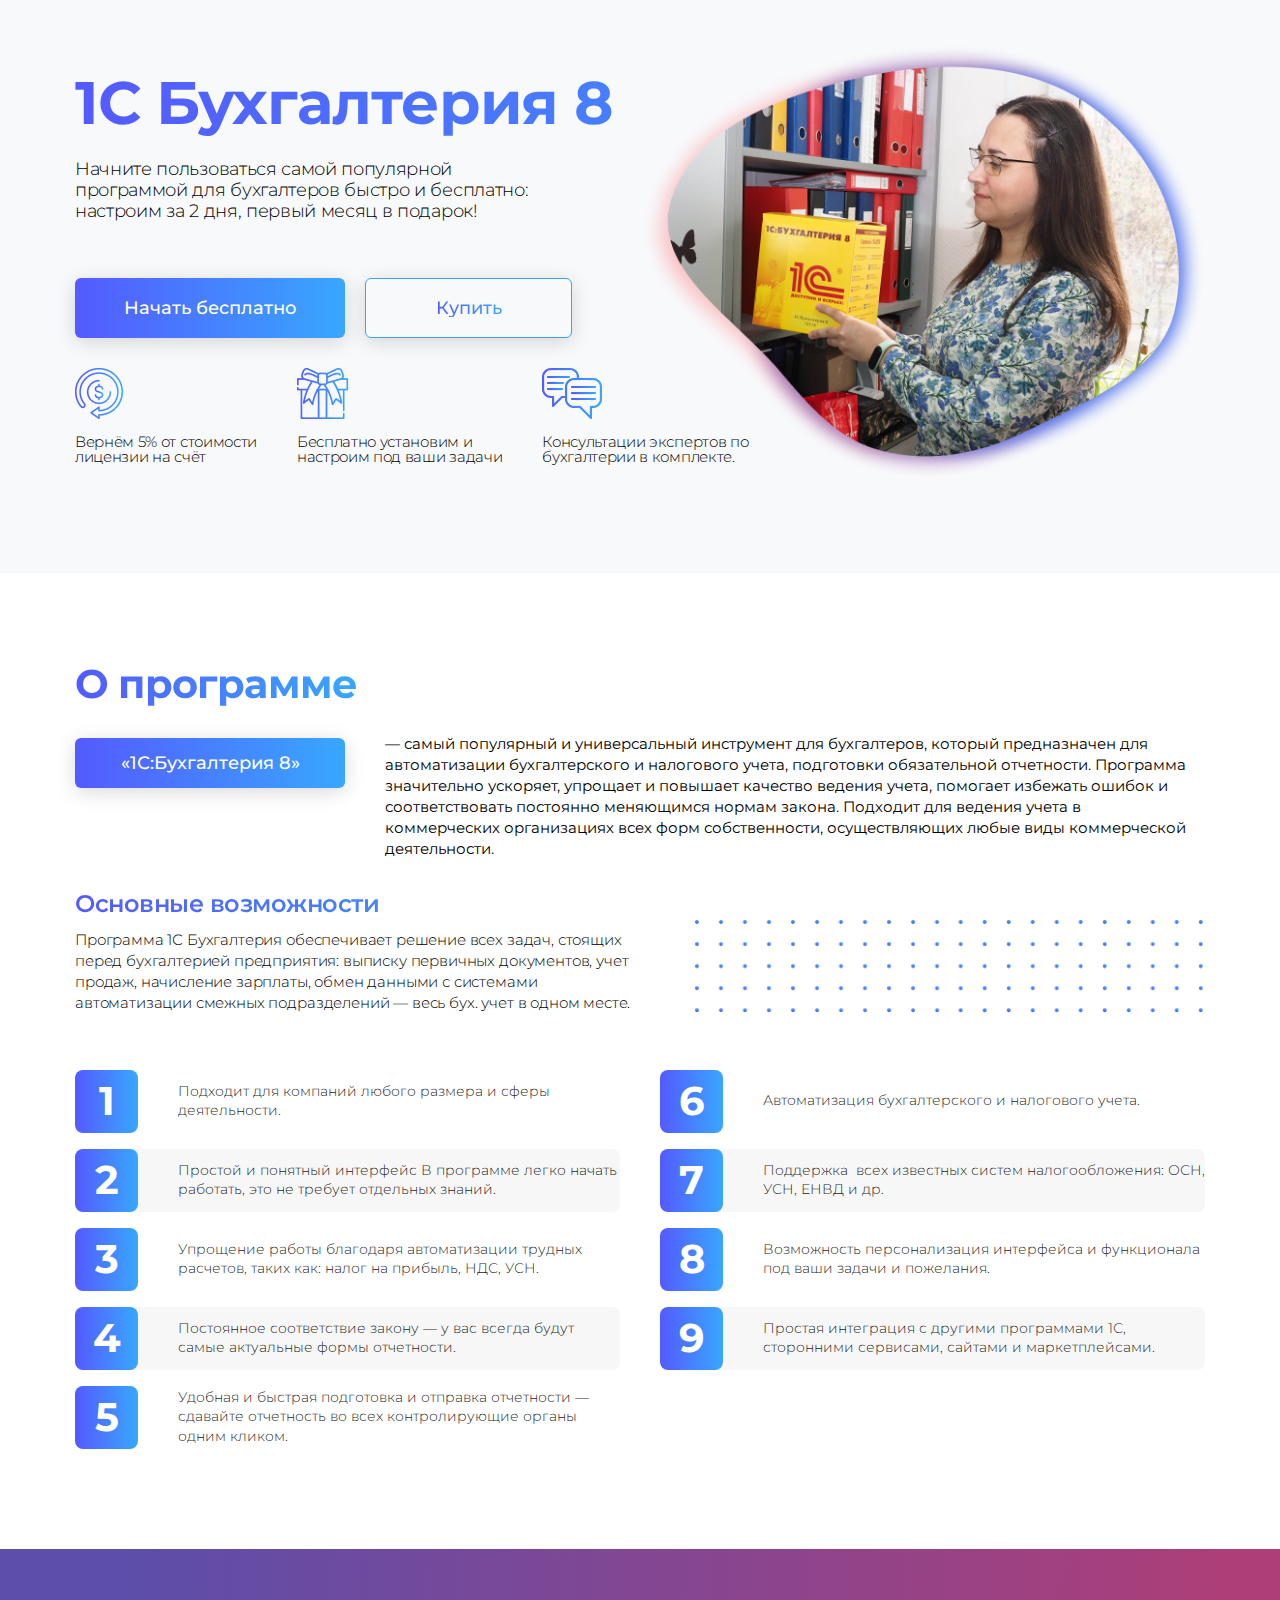
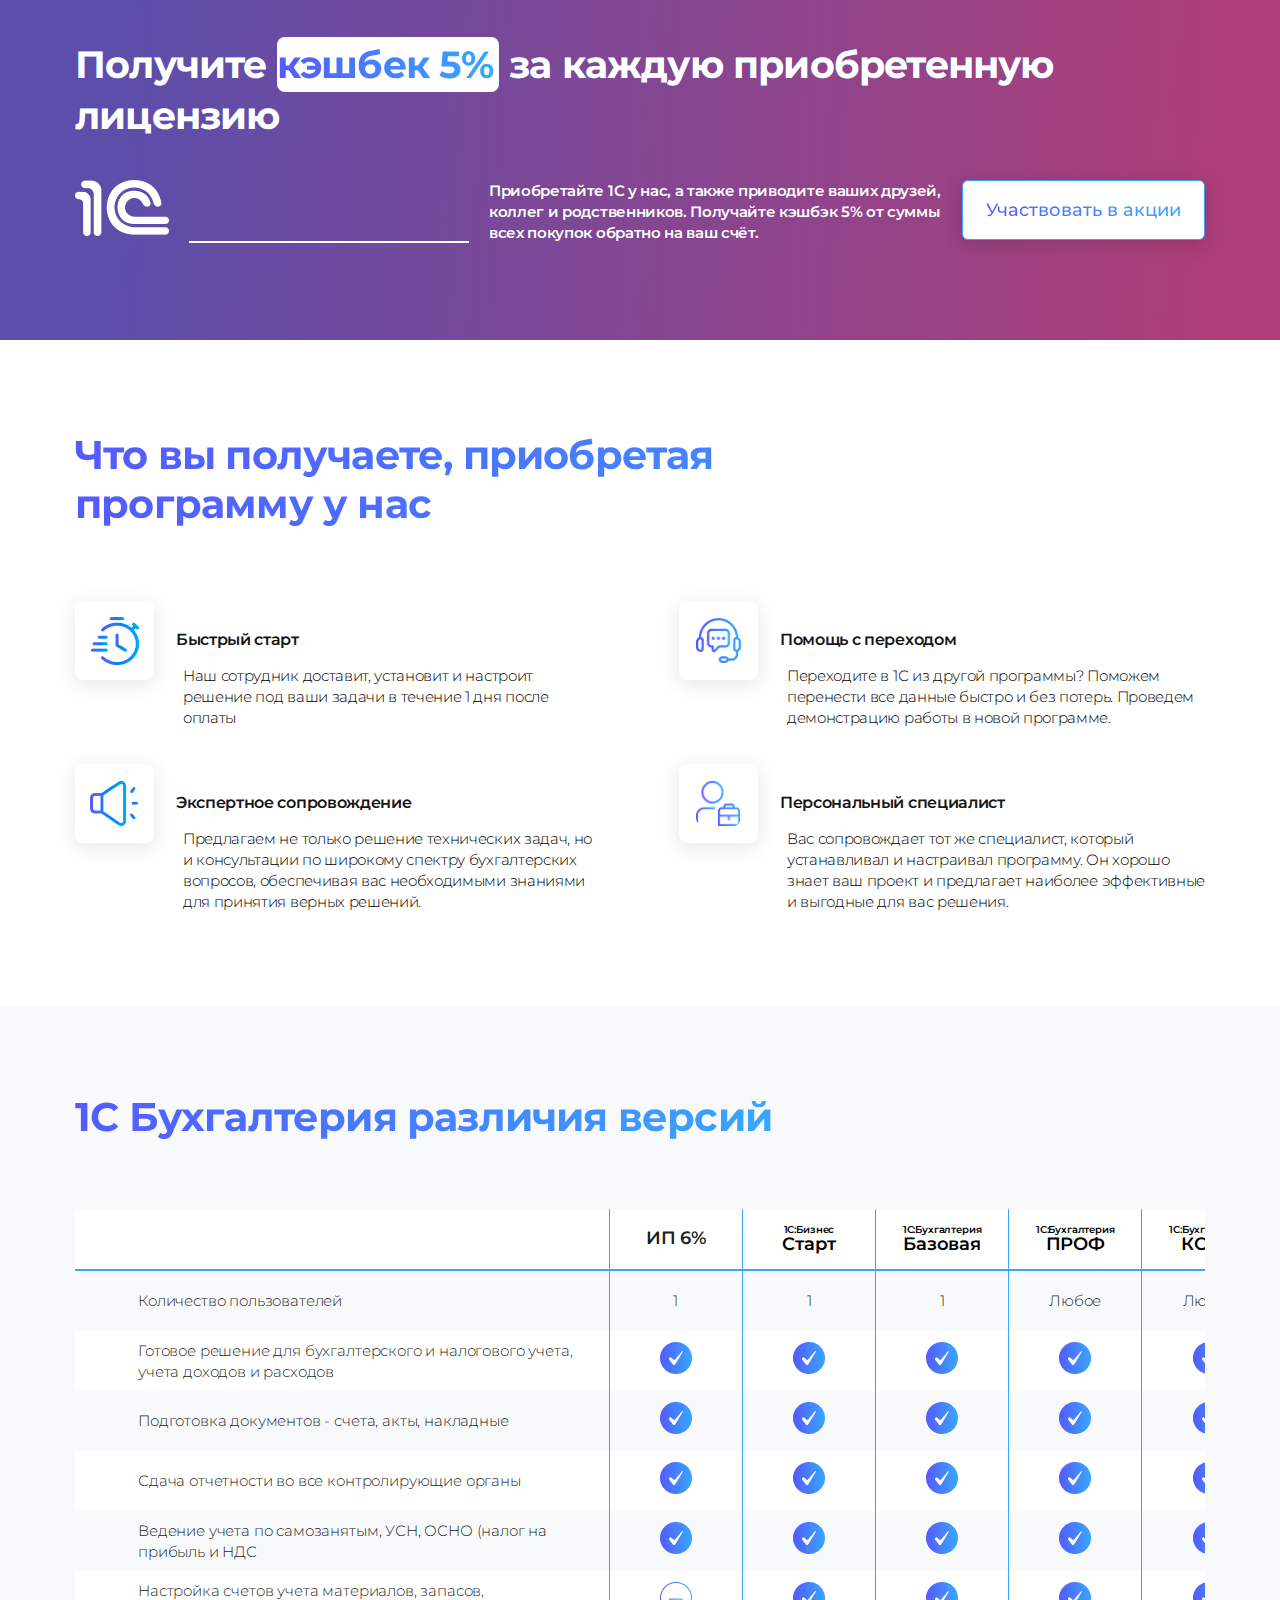
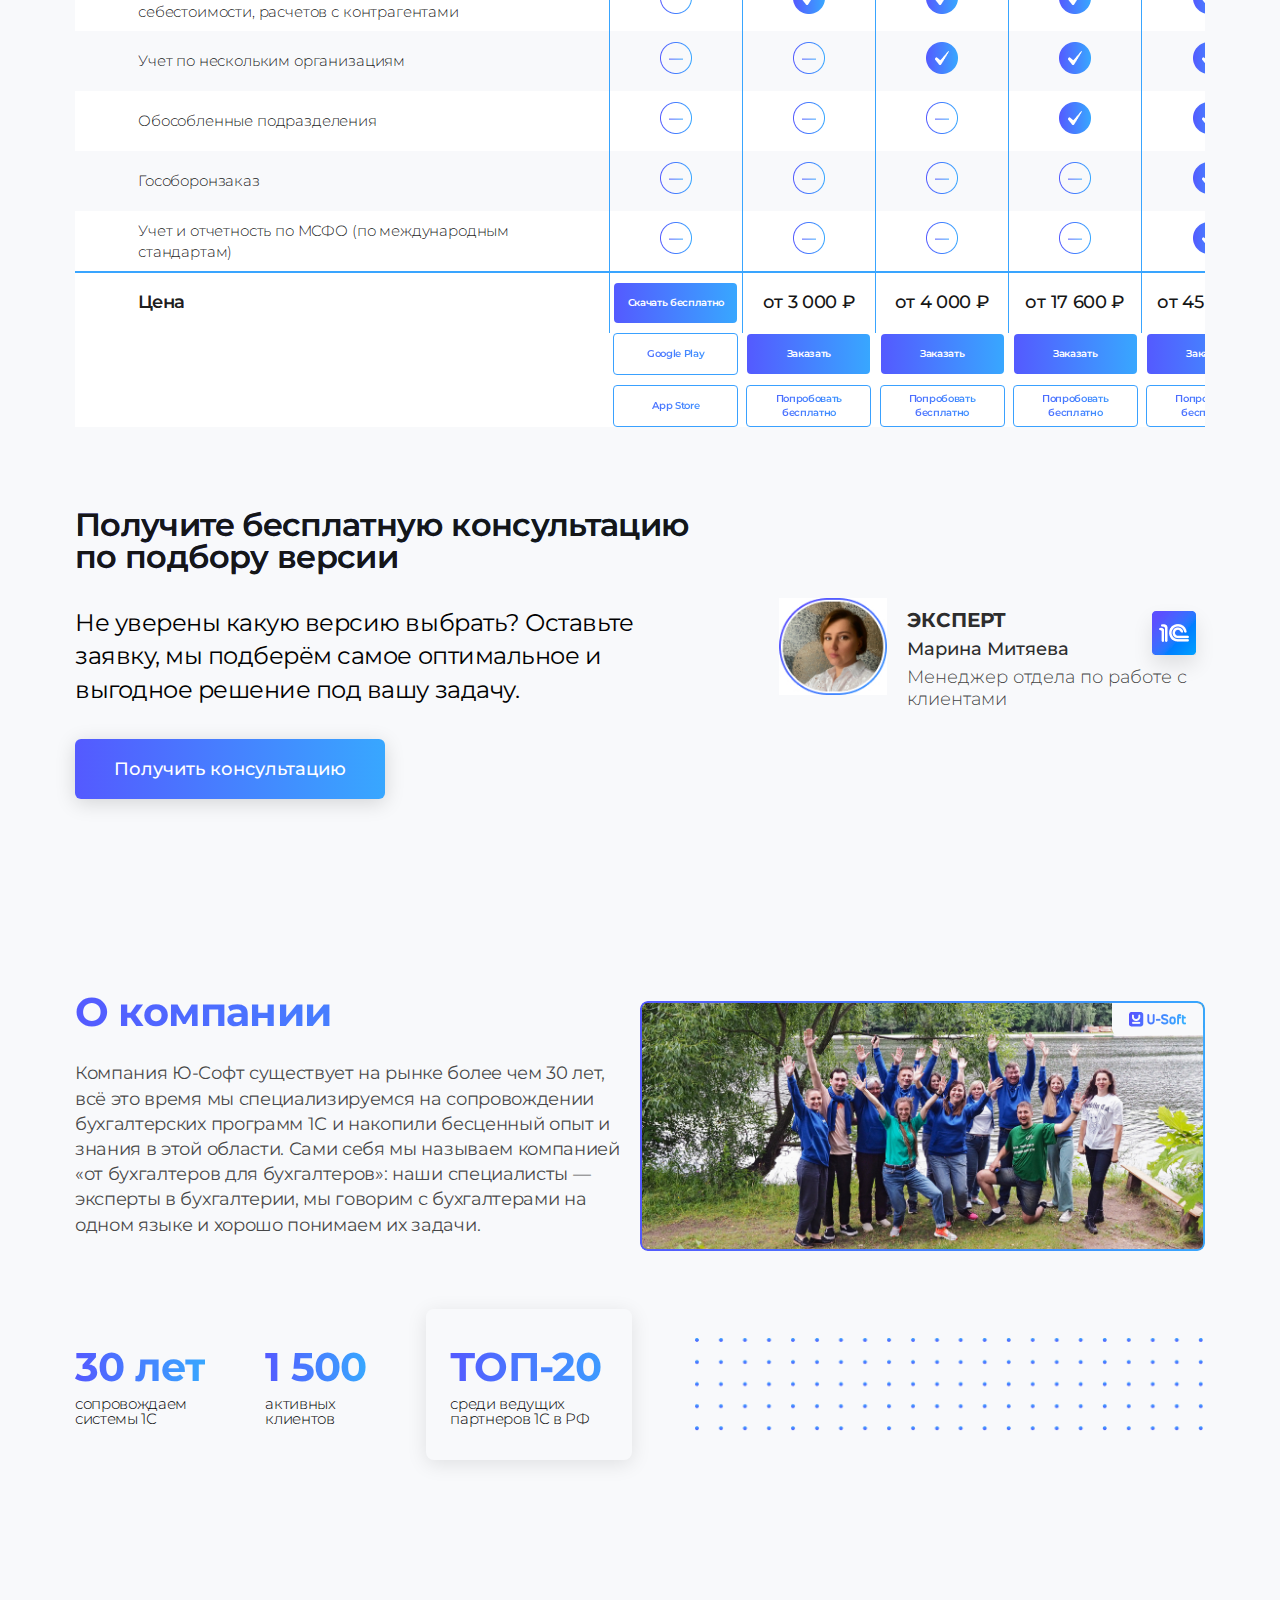
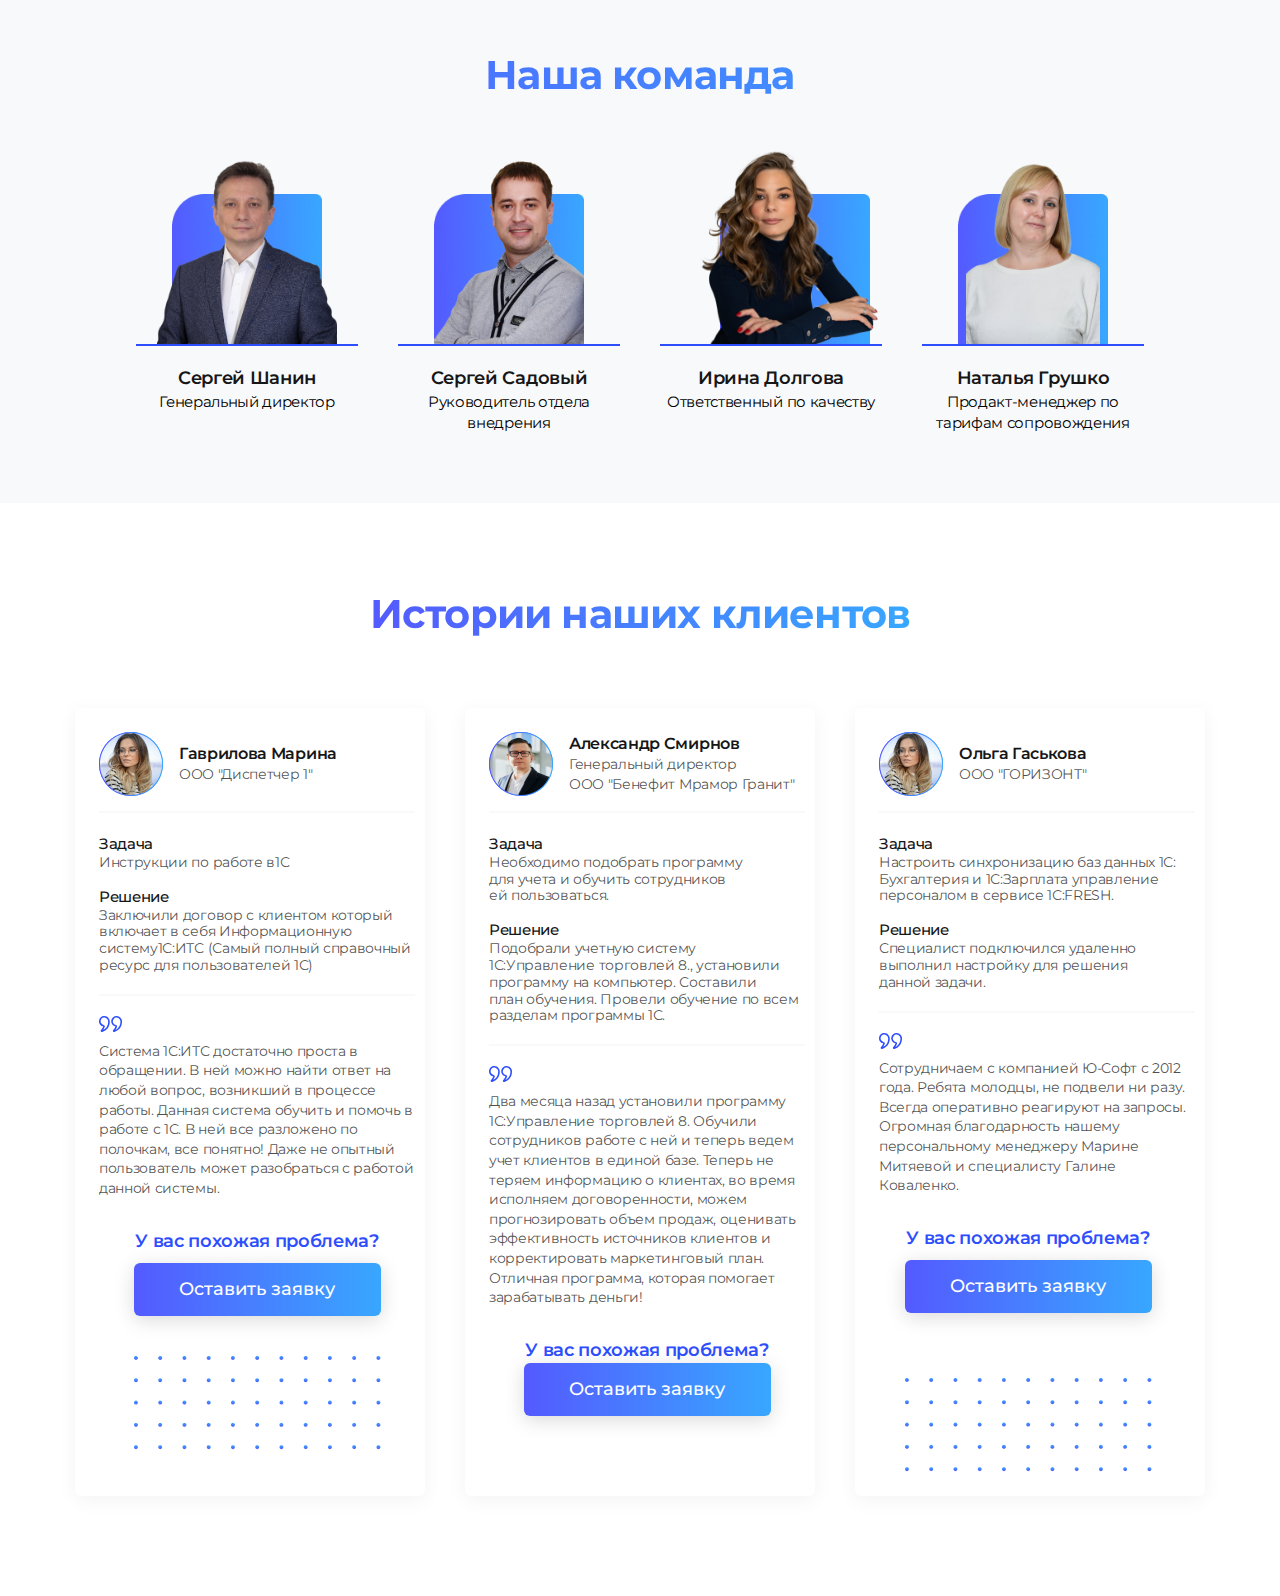
<file: page-2.html>
<!DOCTYPE html>
<html lang="ru">
  <head>
    <meta charset="UTF-8" />
    <meta name="viewport" content="width=device-width, initial-scale=1.0" />
    <link
      rel="stylesheet"
      href="https://cdn.jsdelivr.net/npm/swiper@11/swiper-bundle.min.css"
    />
    <link rel="stylesheet" href="./css/index.css" />
    <title>Documen 2t</title>
  </head>
  <body>
    <div class="n-page">
      <header></header>
      <main class="n-content">
        <section class="n-promo">
          <div class="n-container">
            <div class="n-promo__wrapper n-promo__wrapper-two">
              <div class="n-promo__inner">
                <h1>1C Бухгалтерия 8</h1>
                <div class="n-promo__inner-text n-promo__inner-text-two">
                  Начните пользоваться самой популярной программой для
                  бухгалтеров быстро и бесплатно: настроим за 2 дня, первый
                  месяц в подарок!
                </div>
                <div class="n-inner-button-item">
                  <button
                    class="n-button n-inner-button n-inner-button-two"
                    type="button"
                  >
                    Начать бесплатно
                  </button>
                  <button class="n-button n-button-two" type="button">
                    <span>Купить</span>
                  </button>
                </div>
                <div
                  class="n-promo__inner-mobile-img n-promo__inner-mobile-img-two"
                >
                  <img src="./images/proo-top1.png" alt="картинка" />
                </div>
                <div class="n-promo__inner-img n-promo__inner-img-two">
                  <img src="./images/proo-top1.png" alt="картинка" />
                </div>
                <div class="n-promo__item-box-two">
                  <div class="n-promo__item-two">
                    <div class="n-promo__item-image">
                      <img src="./icons/promo-two-1.png" alt="иконка" />
                    </div>
                    <p>
                      Вернём 5% от стоимости<br />
                      лицензии на счёт
                    </p>
                  </div>
                  <div class="n-promo__item-two">
                    <div class="n-promo__item-image">
                      <img src="./icons/promo-two-2.png" alt="иконка" />
                    </div>
                    <p>
                      Бесплатно установим и<br />
                      настроим под ваши задачи
                    </p>
                  </div>
                  <div class="n-promo__item-two">
                    <div class="n-promo__item-image">
                      <img src="./icons/promo-two-3.png" alt="иконка" />
                    </div>
                    <p>
                      Консультации экспертов по<br />
                      бухгалтерии в комплекте.
                    </p>
                  </div>
                </div>
              </div>
            </div>
          </div>
        </section>
        <section class="n-program">
          <div class="n-container">
            <div class="n-program__wrapper">
              <div class="n-program__top">
                <div class="n-program__top-item">
                  <h2>О программе</h2>
                  <button class="n-button n-program__button" type="button">
                    «1С:Бухгалтерия 8»
                  </button>
                </div>
                <p>
                  — самый популярный и универсальный инструмент для бухгалтеров,
                  который предназначен для автоматизации бухгалтерского и
                  налогового учета, подготовки обязательной отчетности.
                  Программа значительно ускоряет, упрощает и повышает качество
                  ведения учета, помогает избежать ошибок и соответствовать
                  постоянно меняющимся нормам закона. Подходит для ведения учета
                  в коммерческих организациях всех форм собственности,
                  осуществляющих любые виды коммерческой деятельности.
                </p>
              </div>
              <div class="n-program__centr">
                <div class="n-program__centr-text">
                  <h6>Основные возможности</h6>
                  <p>
                    Программа 1С Бухгалтерия обеспечивает решение всех задач,
                    стоящих перед бухгалтерией предприятия: выписку первичных
                    документов, учет продаж, начисление зарплаты, обмен данными
                    с системами автоматизации смежных подразделений — весь бух.
                    учет в одном месте.
                  </p>
                </div>
                <div class="n-program__centr-img">
                  <img src="./images/points-2.png" alt="картинка" />
                </div>
              </div>
              <div class="n-program__list">
                <!--list number-->
                <div class="n-program__list-box">
                  <div class="n-program__list-item">
                    <div class="n-service__inner">
                      <div class="n-service__item n-program__item">
                        <div class="n-service__item-left n-program__item-left">
                          <div class="n-service__item-num">1</div>
                        </div>
                        <div class="n-service__item-desc n-program__item-desc">
                          Подходит для компаний любого размера и сферы
                          деятельности.
                        </div>
                      </div>
                      <div
                        class="n-service__item n-service__item_gray n-program__item"
                      >
                        <div class="n-service__item-left n-program__item-left">
                          <div class="n-service__item-num">2</div>
                        </div>
                        <div class="n-service__item-desc n-program__item-desc">
                          Простой и понятный интерфейс В программе легко начать
                          работать, это не требует отдельных знаний.
                        </div>
                      </div>
                      <div class="n-service__item n-program__item">
                        <div class="n-service__item-left n-program__item-left">
                          <div class="n-service__item-num">3</div>
                        </div>
                        <div class="n-service__item-desc n-program__item-desc">
                          Упрощение работы благодаря автоматизации трудных
                          расчетов, таких как: налог на прибыль, НДС, УСН.
                        </div>
                      </div>
                      <div
                        class="n-service__item n-service__item_gray n-program__item"
                      >
                        <div class="n-service__item-left n-program__item-left">
                          <div class="n-service__item-num">4</div>
                        </div>
                        <div class="n-service__item-desc n-program__item-desc">
                          Постоянное соответствие закону — у вас всегда будут
                          самые актуальные формы отчетности.
                        </div>
                      </div>
                      <div class="n-service__item n-program__item">
                        <div class="n-service__item-left n-program__item-left">
                          <div class="n-service__item-num">5</div>
                        </div>
                        <div class="n-service__item-desc n-program__item-desc">
                          Удобная и быстрая подготовка и отправка отчетности —
                          сдавайте отчетность во всех контролирующие органы
                          одним кликом.
                        </div>
                      </div>
                    </div>
                  </div>
                </div>
                <!--list number-->
                <div class="n-program__list-box">
                  <div class="n-program__list-item">
                    <div class="n-service__inner">
                      <div class="n-service__item n-program__item">
                        <div class="n-service__item-left n-program__item-left">
                          <div class="n-service__item-num">6</div>
                        </div>
                        <div class="n-service__item-desc n-program__item-desc">
                          Автоматизация бухгалтерского и налогового учета.
                        </div>
                      </div>
                      <div
                        class="n-service__item n-service__item_gray n-program__item"
                      >
                        <div class="n-service__item-left n-program__item-left">
                          <div class="n-service__item-num">7</div>
                        </div>
                        <div class="n-service__item-desc n-program__item-desc">
                          Поддержка  всех известных систем налогообложения: ОСН,
                          УСН, ЕНВД и др.
                        </div>
                      </div>
                      <div class="n-service__item n-program__item">
                        <div class="n-service__item-left n-program__item-left">
                          <div class="n-service__item-num">8</div>
                        </div>
                        <div class="n-service__item-desc n-program__item-desc">
                          Возможность персонализация интерфейса и функционала
                          под ваши задачи и пожелания.
                        </div>
                      </div>
                      <div
                        class="n-service__item n-service__item_gray n-program__item"
                      >
                        <div class="n-service__item-left n-program__item-left">
                          <div class="n-service__item-num">9</div>
                        </div>
                        <div class="n-service__item-desc n-program__item-desc">
                          Простая интеграция с другими программами 1С,
                          сторонними сервисами, сайтами и маркетплейсами.
                        </div>
                      </div>
                    </div>
                  </div>
                </div>
              </div>
            </div>
          </div>
        </section>
        <section class="n-support">
          <div class="n-container n-support__container">
            <div class="n-support__wrapper n-support__wrapper-two">
              <h2 class="n-title-white">
                Получите <span class="n-title-blue"><h2>кэшбек 5%</h2></span> за
                каждую&#160;приобретенную лицензию
              </h2>
              <div class="n-support__item n-support__item-two">
                <div class="n-support__icon">
                  <img src="./icons/1c.png" alt="иконка" />
                  <hr />
                </div>
                <p>
                  Приобретайте 1С у нас, а также приводите ваших друзей, коллег
                  и родственников. Получайте кэшбэк 5% от суммы всех покупок
                  обратно на ваш счёт.
                </p>
                <button type="button" class="n-button n-support__button">
                  <span class="button-m-h">Участвовать в акции</span>
                  <span class="button-m-v">Попробовать</span>
                </button>
              </div>
            </div>
          </div>
        </section>
        <section class="n-advantages">
          <div class="n-container">
            <div class="n-advantages__wrapper n-advantages__wrapper-two">
              <div class="n-advantages__top">
                <h2>
                  Что вы получаете, приобретая<br />
                  программу у нас
                </h2>
              </div>
              <div class="n-advantages__inner">
                <div class="n-advantages__item">
                  <div class="n-advantages__item-top">
                    <div class="n-advantages__item-icon">
                      <img src="./icons/adv-1.png" alt="иконка" />
                    </div>
                    <h4>Быстрый старт</h4>
                  </div>
                  <p>
                    Наш сотрудник доставит, установит и настроит решение под
                    ваши задачи в течение 1 дня после оплаты
                  </p>
                </div>
                <div class="n-advantages__item">
                  <div class="n-advantages__item-top">
                    <div class="n-advantages__item-icon item-icon-two">
                      <img src="./icons/adv-12.png" alt="иконка" />
                    </div>
                    <h4>Помощь с переходом</h4>
                  </div>
                  <p>
                    Переходите в 1С из другой программы? Поможем перенести все
                    данные быстро и без потерь. Проведем демонстрацию работы в
                    новой программе.
                  </p>
                </div>
                <div class="n-advantages__item item-icon-letter">
                  <div class="n-advantages__item-top">
                    <div class="n-advantages__item-icon">
                      <img src="./icons/adv-2.png" alt="иконка" />
                    </div>
                    <h4>Экспертное сопровождение</h4>
                  </div>
                  <p>
                    Предлагаем не только решение технических задач, но и
                    консультации по широкому спектру бухгалтерских вопросов,
                    обеспечивая вас необходимыми знаниями для принятия верных
                    решений.
                  </p>
                </div>
                <div class="n-advantages__item item-icon-letter">
                  <div class="n-advantages__item-top">
                    <div class="n-advantages__item-icon item-icon-two">
                      <img src="./icons/adv-22.png" alt="иконка" />
                    </div>
                    <h4>Персональный специалист</h4>
                  </div>
                  <p>
                    Вас сопровождает тот же специалист, который устанавливал и
                    настраивал программу. Он хорошо знает ваш проект и
                    предлагает наиболее эффективные и выгодные для вас решения.
                  </p>
                </div>
              </div>
            </div>
          </div>
        </section>
        <section class="n-version">
          <div class="n-container n-version__container">
            <div class="n-version__wrapper">
              <div class="n-maintenance__arm-item n-version__arm-item">
                <h2>1С Бухгалтерия различия версий</h2>
                <a href="#">
                  <img
                    class="n-maintenance__arm"
                    src="./icons/hend.png"
                    alt="пука"
                  />
                </a>
              </div>
              <div class="n-version__inner">
                <!--table-->
                <table>
                  <!--row-->
                  <tr>
                    <th></th>
                    <th class="n-head-title">ИП 6%</th>
                    <th>
                      <div class="n-table-title">
                        <span>1С:Бизнес</span>
                        <span>Старт</span>
                      </div>
                    </th>
                    <th>
                      <div class="n-table-title">
                        <span>1С:Бухгалтерия</span>
                        <span>Базовая</span>
                      </div>
                    </th>
                    <th>
                      <div class="n-table-title">
                        <span>1С:Бухгалтерия</span>
                        <span>ПРОФ</span>
                      </div>
                    </th>
                    <th>
                      <div class="n-table-title">
                        <span>1С:Бухгалтерия</span>
                        <span>КОРП</span>
                      </div>
                    </th>
                  </tr>
                  <!--row-->
                  <tr>
                    <td>
                      <p>Количество пользователей</p>
                    </td>
                    <td>1</td>
                    <td>1</td>
                    <td>1</td>
                    <td>Любое</td>
                    <td>Любое</td>
                  </tr>
                  <!--row-->
                  <tr>
                    <td>
                      <p>
                        Готовое решение для бухгалтерского и налогового учета,
                        учета доходов и расходов
                      </p>
                    </td>
                    <td>
                      <span class="n-icon-available"></span>
                    </td>
                    <td>
                      <span class="n-icon-available"></span>
                    </td>
                    <td>
                      <span class="n-icon-available"></span>
                    </td>
                    <td>
                      <span class="n-icon-available"></span>
                    </td>
                    <td>
                      <span class="n-icon-available"></span>
                    </td>
                  </tr>
                  <!--row-->
                  <tr>
                    <td>
                      <p>Подготовка документов - счета, акты, накладные</p>
                    </td>
                    <td>
                      <span class="n-icon-available"></span>
                    </td>
                    <td>
                      <span class="n-icon-available"></span>
                    </td>
                    <td>
                      <span class="n-icon-available"></span>
                    </td>
                    <td>
                      <span class="n-icon-available"></span>
                    </td>
                    <td>
                      <span class="n-icon-available"></span>
                    </td>
                  </tr>
                  <!--row-->
                  <tr>
                    <td>
                      <p>Сдача отчетности во все контролирующие органы</p>
                    </td>
                    <td>
                      <span class="n-icon-available"></span>
                    </td>
                    <td>
                      <span class="n-icon-available"></span>
                    </td>
                    <td>
                      <span class="n-icon-available"></span>
                    </td>
                    <td>
                      <span class="n-icon-available"></span>
                    </td>
                    <td>
                      <span class="n-icon-available"></span>
                    </td>
                  </tr>
                  <!--row-->
                  <tr>
                    <td>
                      <p>
                        Ведение учета по самозанятым, УСН, ОСНО (налог на
                        прибыль и НДС
                      </p>
                    </td>
                    <td>
                      <span class="n-icon-available"></span>
                    </td>
                    <td>
                      <span class="n-icon-available"></span>
                    </td>
                    <td>
                      <span class="n-icon-available"></span>
                    </td>
                    <td>
                      <span class="n-icon-available"></span>
                    </td>
                    <td>
                      <span class="n-icon-available"></span>
                    </td>
                  </tr>
                  <!--row-->
                  <tr>
                    <td>
                      <p>
                        Настройка счетов учета материалов, запасов,
                        себестоимости, расчетов с контрагентами
                      </p>
                    </td>
                    <td>
                      <span class="n-icon-not-available"></span>
                    </td>
                    <td>
                      <span class="n-icon-available"></span>
                    </td>
                    <td>
                      <span class="n-icon-available"></span>
                    </td>
                    <td>
                      <span class="n-icon-available"></span>
                    </td>
                    <td>
                      <span class="n-icon-available"></span>
                    </td>
                  </tr>
                  <!--row-->
                  <tr>
                    <td>
                      <p>Учет по нескольким организациям</p>
                    </td>
                    <td>
                      <span class="n-icon-not-available"></span>
                    </td>
                    <td>
                      <span class="n-icon-not-available"></span>
                    </td>
                    <td>
                      <span class="n-icon-available"></span>
                    </td>
                    <td>
                      <span class="n-icon-available"></span>
                    </td>
                    <td>
                      <span class="n-icon-available"></span>
                    </td>
                  </tr>
                  <!--row-->
                  <tr>
                    <td>
                      <p>Обособленные подразделения</p>
                    </td>
                    <td>
                      <span class="n-icon-not-available"></span>
                    </td>
                    <td>
                      <span class="n-icon-not-available"></span>
                    </td>
                    <td>
                      <span class="n-icon-not-available"></span>
                    </td>
                    <td>
                      <span class="n-icon-available"></span>
                    </td>
                    <td>
                      <span class="n-icon-available"></span>
                    </td>
                  </tr>
                  <!--row-->
                  <tr>
                    <td>
                      <p>Гособоронзаказ</p>
                    </td>
                    <td>
                      <span class="n-icon-not-available"></span>
                    </td>
                    <td>
                      <span class="n-icon-not-available"></span>
                    </td>
                    <td>
                      <span class="n-icon-not-available"></span>
                    </td>
                    <td>
                      <span class="n-icon-not-available"></span>
                    </td>
                    <td>
                      <span class="n-icon-available"></span>
                    </td>
                  </tr>
                  <!--row-->
                  <tr>
                    <td>
                      <p>
                        Учет и отчетность по МСФО (по международным стандартам)
                      </p>
                    </td>
                    <td>
                      <span class="n-icon-not-available"></span>
                    </td>
                    <td>
                      <span class="n-icon-not-available"></span>
                    </td>
                    <td>
                      <span class="n-icon-not-available"></span>
                    </td>
                    <td>
                      <span class="n-icon-not-available"></span>
                    </td>
                    <td>
                      <span class="n-icon-available"></span>
                    </td>
                  </tr>
                  <!--row-->
                  <tr class="n-tr-white">
                    <td>
                      <p class="n-tr-price">Цена</p>
                    </td>
                    <td><div class="n-tr-price-btn">Скачать бесплатно</div></td>
                    <td>
                      <p class="n-tr-count">от 3 000 ₽</p>
                    </td>
                    <td>
                      <p class="n-tr-count">от 4 000 ₽</p>
                    </td>
                    <td>
                      <p class="n-tr-count">от 17 600 ₽</p>
                    </td>
                    <td>
                      <p class="n-tr-count">от 45 300 ₽</p>
                    </td>
                  </tr>
                  <!--row-->
                  <tr class="whitespace n-tr-hidden">
                    <td></td>
                    <td>
                      <div class="n-tr-price-btn price-btn-white">
                        <span>Google Play</span>
                      </div>
                    </td>
                    <td><div class="n-tr-price-btn">Заказать</div></td>
                    <td><div class="n-tr-price-btn">Заказать</div></td>
                    <td><div class="n-tr-price-btn">Заказать</div></td>
                    <td><div class="n-tr-price-btn">Заказать</div></td>
                  </tr>
                  <!--row-->
                  <tr class="whitespace n-tr-hidden">
                    <td></td>
                    <td></td>
                    <td></td>
                    <td></td>
                    <td></td>
                    <td></td>
                  </tr>
                  <!--row-->
                  <tr class="n-tr-bottom n-tr-hidden">
                    <td></td>
                    <td>
                      <div class="n-tr-price-btn price-btn-white">
                        <span>App Store</span>
                      </div>
                    </td>
                    <td>
                      <div class="n-tr-price-btn price-btn-white">
                        <span>Попробовать бесплатно</span>
                      </div>
                    </td>
                    <td>
                      <div class="n-tr-price-btn price-btn-white">
                        <span>Попробовать бесплатно</span>
                      </div>
                    </td>
                    <td>
                      <div class="n-tr-price-btn price-btn-white">
                        <span>Попробовать бесплатно</span>
                      </div>
                    </td>
                    <td>
                      <div class="n-tr-price-btn price-btn-white">
                        <span>Попробовать бесплатно</span>
                      </div>
                    </td>
                  </tr>
                </table>
              </div>
              <div class="n-maintenance__choice n-maintenance__choice-two">
                <div
                  class="n-maintenance__choice-item n-maintenance__choice-item-two"
                >
                  <h5>
                    Получите бесплатную консультацию по подбору&#160;версии
                  </h5>
                  <span
                    >Не уверены какую версию выбрать? Оставьте заявку, мы
                    подберём самое оптимальное и выгодное решение под вашу
                    задачу.</span
                  >
                  <button
                    class="n-button n-inner-button n-button__choice-two"
                    type="button"
                  >
                    Получить консультацию
                  </button>
                </div>
                <div class="n-maintenance__expert n-maintenance__expert-two">
                  <img
                    class="n-maintenance__expert-img"
                    src="./images/expert-2.jpg"
                    alt="эксперт"
                  />
                  <img
                    class="n-maintenance__expert-img n-expert-img"
                    src="./images/expert-2-m.jpg"
                    alt="эксперт"
                  />
                  <img
                    class="n-maintenance__expert-icon"
                    src="./icons/expert-icon.png"
                    alt="иконка"
                  />
                  <ul class="n-maintenance__expert-list n-expert-list">
                    <li>
                      <h6>Эксперт</h6>
                    </li>
                    <li>
                      <p>Марина Митяева</p>
                    </li>
                    <li>
                      <span>Менеджер отдела по работе с клиентами</span>
                    </li>
                  </ul>
                </div>
              </div>
            </div>
          </div>
        </section>
        <section class="n-company">
          <div class="n-container">
            <div class="n-company__container">
              <div class="n-company__wrapper n-company__wrapper-two">
                <div class="n-company__text">
                  <h2>О компании</h2>
                  <div class="n-company__text-desc">
                    Компания Ю-Софт существует на рынке более чем 30 лет, всё
                    это время мы специализируемся на сопровождении бухгалтерских
                    программ 1С и накопили бесценный опыт и знания в этой
                    области. Сами себя мы называем компанией «от бухгалтеров для
                    бухгалтеров»: наши специалисты — эксперты в бухгалтерии, мы
                    говорим с бухгалтерами на одном языке и хорошо понимаем их
                    задачи.
                  </div>
                </div>
                <div class="n-company__image">
                  <div class="u-soft">
                    <img src="./icons/u-soft.png" alt="иконка" />
                  </div>
                  <img
                    class="n-company__img"
                    src="./images/n-company.jpg"
                    alt="фото"
                  />
                </div>
              </div>
              <div class="n-company__bottom">
                <div class="n-company__bottom-item">
                  <h2>30 лет</h2>
                  <p>
                    сопровождаем<br />
                    системы 1С
                  </p>
                </div>
                <div class="n-company__bottom-item">
                  <h2>1 500</h2>
                  <p>
                    активных<br />
                    клиентов
                  </p>
                </div>
                <div class="n-company__bottom-item n-company__bottom-centr">
                  <h2>ТОП-20</h2>
                  <p>
                    среди ведущих<br />
                    партнеров&#160;1С в РФ
                  </p>
                </div>
                <div class="n-program__centr-img n-program-two">
                  <img src="./images/points-2.png" alt="картинка" />
                </div>
              </div>
            </div>
          </div>
        </section>
        <section class="n-team">
          <div class="n-container n-teamn-container">
            <div class="n-team__wrapper">
              <h2>Наша команда</h2>
              <div class="n-team__inner">
                <div class="n-team__item-box">
                  <div class="n-team__item">
                    <div class="n-team__image">
                      <img
                        class="n-team__foto n-team__foto-centr"
                        src="./images/n-team-1.png"
                        alt="фото"
                      />
                    </div>
                    <div class="n-team__item-text">
                      <h3>Сергей Шанин</h3>
                      <p>Генеральный директор</p>
                    </div>
                  </div>
                  <div class="n-team__item">
                    <div class="n-team__image">
                      <img
                        class="n-team__foto"
                        src="./images/n-team-2.png"
                        alt="фото"
                      />
                    </div>
                    <div class="n-team__item-text">
                      <h3>Сергей Садовый</h3>
                      <p>Руководитель отдела внедрения</p>
                    </div>
                  </div>
                  <div class="n-team__item">
                    <div class="n-team__image n-team__image-3">
                      <img
                        class="n-team__foto"
                        src="./images/n-team-3.png"
                        alt="фото"
                      />
                    </div>
                    <div class="n-team__item-text">
                      <h3>Ирина Долгова</h3>
                      <p>Ответственный по качеству</p>
                    </div>
                  </div>
                  <div class="n-team__item">
                    <div class="n-team__image">
                      <img
                        class="n-team__foto"
                        src="./images/n-team-4.png"
                        alt="фото"
                      />
                    </div>
                    <div class="n-team__item-text">
                      <h3>Наталья Грушко</h3>
                      <p>Продакт-менеджер по тарифам сопровождения</p>
                    </div>
                  </div>
                </div>
              </div>
            </div>
          </div>
        </section>
        <section class="n-stories">
          <div class="n-container">
            <div class="n-stories__wrapper">
              <div class="n-maintenance__arm-item n-stories__arm-item">
                <h2>Истории наших клиентов</h2>
                <a href="#">
                  <img
                    class="n-maintenance__arm"
                    src="./icons/hend.png"
                    alt="пука"
                  />
                </a>
              </div>
              <div class="n-stories__inner">
                <div class="n-stories__item item-hidden">
                  <div class="n-stories__top">
                    <div class="n-stories__top-image">
                      <img src="./images/stories-1.png" alt="фото" />
                    </div>
                    <div class="n-stories__top-text">
                      <h3>Гаврилова Марина</h3>
                      <p>ООО "Диспетчер 1"</p>
                    </div>
                  </div>
                  <div class="n-stories__centr">
                    <div class="n-stories__centr-item">
                      <h4>Задача</h4>
                      <p>Инструкции по работе в1С</p>
                    </div>
                    <div class="n-stories__centr-item">
                      <h4>Решение</h4>
                      <p>
                        Заключили договор с клиентом который включает в себя
                        Информационную систему1С:ИТС (Самый полный справочный
                        ресурс для пользователей 1С)
                      </p>
                    </div>
                  </div>
                  <div class="n-stories__paragraph">
                    <img src="./icons/par.svg" alt="иконка" />
                    Система 1С:ИТС достаточно проста в обращении. В ней можно
                    найти ответ на любой вопрос, возникший в процессе работы.
                    Данная система обучить и помочь в работе с 1С. В ней все
                    разложено по полочкам, все понятно! Даже не опытный
                    пользователь может разобраться с работой данной системы.
                  </div>
                  <div class="n-stories__bottom">
                    <h3>У вас похожая проблема?</h3>
                    <button class="n-button n-button-1" type="button">
                      Оставить заявку
                    </button>
                    <img
                      class="n-stories__first"
                      src="./images/points.png"
                      alt="картинка"
                    />
                  </div>
                </div>
                <div class="n-stories__item item-hidden">
                  <div class="n-stories__top">
                    <div class="n-stories__top-image">
                      <img src="./images/stories-2.png" alt="фото" />
                    </div>
                    <div class="n-stories__top-text">
                      <h3>Александр Смирнов</h3>
                      <p>
                        Генеральный директор<br />
                        ООО&nbsp;"Бенефит&nbsp;Мрамор&nbsp;Гранит"
                      </p>
                    </div>
                  </div>
                  <div class="n-stories__centr">
                    <div class="n-stories__centr-item">
                      <h4>Задача</h4>
                      <p>
                        Необходимо подобрать программу<br />
                        для учета и обучить сотрудников<br />
                        ей пользоваться.
                      </p>
                    </div>
                    <div class="n-stories__centr-item">
                      <h4>Решение</h4>
                      <p>
                        Подобрали учетную систему 1С:Управление торговлей 8.,
                        установили программу на компьютер. Составили<br />
                        план обучения. Провели обучение по всем разделам
                        программы 1С.
                      </p>
                    </div>
                  </div>
                  <div class="n-stories__paragraph">
                    <img src="./icons/par.svg" alt="иконка" />
                    Два месяца назад установили программу 1С:Управление
                    торговлей 8. Обучили сотрудников работе с ней и теперь ведем
                    учет клиентов в единой базе. Теперь не теряем информацию о
                    клиентах, во время исполняем договоренности, можем
                    прогнозировать объем продаж, оценивать эффективность
                    источников клиентов и корректировать маркетинговый план.
                    Отличная программа, которая помогает зарабатывать деньги!
                  </div>
                  <div class="n-stories__bottom n-stories__bottom-m">
                    <h3>У вас похожая проблема?</h3>
                    <button class="n-button n-button-2" type="button">
                      Оставить заявку
                    </button>
                  </div>
                </div>
                <div class="n-stories__item item-hidden">
                  <div class="n-stories__top">
                    <div class="n-stories__top-image">
                      <img src="./images/stories-3.png" alt="фото" />
                    </div>
                    <div class="n-stories__top-text">
                      <h3>Ольга Гаськова</h3>
                      <p>ООО "ГОРИЗОНТ"</p>
                    </div>
                  </div>
                  <div class="n-stories__centr">
                    <div class="n-stories__centr-item">
                      <h4>Задача</h4>
                      <p>
                        Настроить синхронизацию баз данных 1С: Бухгалтерия и
                        1С:Зарплата управление персоналом в сервисе 1С:FRESH.
                      </p>
                    </div>
                    <div class="n-stories__centr-item">
                      <h4>Решение</h4>
                      <p>
                        Специалист подключился удаленно выполнил настройку для
                        решения<br />
                        данной задачи.
                      </p>
                    </div>
                  </div>
                  <div class="n-stories__paragraph">
                    <img src="./icons/par.svg" alt="иконка" />
                    Сотрудничаем с компанией Ю-Софт с 2012 года. Ребята молодцы,
                    не подвели ни разу. Всегда оперативно реагируют на запросы.
                    Огромная благодарность нашему персональному менеджеру Марине
                    Митяевой и специалисту Галине Коваленко.
                  </div>
                  <div class="n-stories__bottom n-stories__bottom-last">
                    <h3>У вас похожая проблема?</h3>
                    <button class="n-button n-button-1" type="button">
                      Оставить заявку
                    </button>
                    <img
                      class="n-stories__last"
                      src="./images/points.png"
                      alt="картинка"
                    />
                  </div>
                </div>
                <div
                  class="swiper n-stories__swiper swiper-initialized swiper-horizontal swiper-backface-hidden"
                >
                  <div
                    class="swiper-wrapper"
                    id="swiper-wrapper-9499ea2d29cc1b40"
                    aria-live="polite"
                    style="
                      transition-duration: 0ms;
                      transition-delay: 0ms;
                      transform: translate3d(0px, 0px, 0px);
                    "
                  >
                    <div
                      class="swiper-slide swiper-slide-active"
                      role="group"
                      aria-label="1 / 3"
                      style="width: 372.4px; margin-right: 10px"
                    >
                      <div class="n-stories__item">
                        <div class="n-stories__top">
                          <div class="n-stories__top-image">
                            <img src="./images/stories-1.png" alt="фото" />
                          </div>
                          <div class="n-stories__top-text">
                            <h3>Гаврилова Марина</h3>
                            <p>ООО "Диспетчер 1"</p>
                          </div>
                        </div>
                        <div class="n-stories__centr">
                          <div class="n-stories__centr-item">
                            <h4>Задача</h4>
                            <p>Инструкции по работе в1С</p>
                          </div>
                          <div class="n-stories__centr-item">
                            <h4>Решение</h4>
                            <p>
                              Заключили договор с клиентом который включает в
                              себя Информационную систему1С:ИТС (Самый полный
                              справочный ресурс для пользователей 1С)
                            </p>
                          </div>
                        </div>
                        <div class="n-stories__paragraph">
                          <img src="./icons/par.svg" alt="иконка" />
                          Система 1С:ИТС достаточно проста в обращении. В ней
                          можно найти ответ на любой вопрос, возникший в
                          процессе работы. Данная система обучить и помочь в
                          работе с 1С. В ней все разложено по полочкам, все
                          понятно! Даже не опытный пользователь может
                          разобраться с работой данной системы.
                        </div>
                        <div class="n-stories__bottom">
                          <h3>У вас похожая проблема?</h3>
                          <button class="n-button n-button-1" type="button">
                            Оставить заявку
                          </button>
                          <img
                            class="n-stories__first"
                            src="./images/points.png"
                            alt="картинка"
                          />
                        </div>
                      </div>
                    </div>
                    <div
                      class="swiper-slide swiper-slide-next"
                      role="group"
                      aria-label="2 / 3"
                      style="width: 372.4px; margin-right: 10px"
                    >
                      <div class="n-stories__item">
                        <div class="n-stories__top">
                          <div class="n-stories__top-image">
                            <img src="./images/stories-2.png" alt="фото" />
                          </div>
                          <div class="n-stories__top-text">
                            <h3>Александр Смирнов</h3>
                            <p>
                              Генеральный директор<br />
                              ООО&nbsp;"Бенефит&nbsp;Мрамор&nbsp;Гранит"
                            </p>
                          </div>
                        </div>
                        <div class="n-stories__centr">
                          <div class="n-stories__centr-item">
                            <h4>Задача</h4>
                            <p>
                              Необходимо подобрать программу<br />
                              для учета и обучить сотрудников<br />
                              ей пользоваться.
                            </p>
                          </div>
                          <div class="n-stories__centr-item">
                            <h4>Решение</h4>
                            <p>
                              Подобрали учетную систему 1С:Управление торговлей
                              8., установили программу на компьютер.
                              Составили<br />
                              план обучения. Провели обучение по всем разделам
                              программы 1С.
                            </p>
                          </div>
                        </div>
                        <div class="n-stories__paragraph">
                          <img src="./icons/par.svg" alt="иконка" />
                          Два месяца назад установили программу 1С:Управление
                          торговлей 8. Обучили сотрудников работе с ней и теперь
                          ведем учет клиентов в единой базе. Теперь не теряем
                          информацию о клиентах, во время исполняем
                          договоренности, можем прогнозировать объем продаж,
                          оценивать эффективность источников клиентов и
                          корректировать маркетинговый план. Отличная программа,
                          которая помогает зарабатывать деньги!
                        </div>
                        <div class="n-stories__bottom">
                          <h3>У вас похожая проблема?</h3>
                          <button class="n-button n-button-2" type="button">
                            Оставить заявку
                          </button>
                        </div>
                      </div>
                    </div>
                    <div
                      class="swiper-slide"
                      role="group"
                      aria-label="3 / 3"
                      style="width: 372.4px; margin-right: 10px"
                    >
                      <div class="n-stories__item">
                        <div class="n-stories__top">
                          <div class="n-stories__top-image">
                            <img src="./images/stories-3.png" alt="фото" />
                          </div>
                          <div class="n-stories__top-text">
                            <h3>Ольга Гаськова</h3>
                            <p>ООО "ГОРИЗОНТ"</p>
                          </div>
                        </div>
                        <div class="n-stories__centr">
                          <div class="n-stories__centr-item">
                            <h4>Задача</h4>
                            <p>
                              Настроить синхронизацию баз данных 1С: Бухгалтерия
                              и 1С:Зарплата управление персоналом в сервисе
                              1С:FRESH.
                            </p>
                          </div>
                          <div class="n-stories__centr-item">
                            <h4>Решение</h4>
                            <p>
                              Специалист подключился удаленно выполнил настройку
                              для решения<br />
                              данной задачи.
                            </p>
                          </div>
                        </div>
                        <div class="n-stories__paragraph">
                          <img src="./icons/par.svg" alt="иконка" />
                          Сотрудничаем с компанией Ю-Софт с 2012 года. Ребята
                          молодцы, не подвели ни разу. Всегда оперативно
                          реагируют на запросы. Огромная благодарность нашему
                          персональному менеджеру Марине Митяевой и специалисту
                          Галине Коваленко.
                        </div>
                        <div class="n-stories__bottom n-stories__bottom-last">
                          <h3>У вас похожая проблема?</h3>
                          <button class="n-button n-button-1" type="button">
                            Оставить заявку
                          </button>
                          <img
                            class="n-stories__last"
                            src="./images/points.png"
                            alt="картинка"
                          />
                        </div>
                      </div>
                    </div>
                  </div>
                  <span
                    class="swiper-notification"
                    aria-live="assertive"
                    aria-atomic="true"
                  ></span>
                </div>
              </div>
            </div>
          </div>
        </section>
      </main>
      <footer></footer>
    </div>
    <script src="https://cdn.jsdelivr.net/npm/swiper@11/swiper-bundle.min.js"></script>
    <script src="./js/index.js"></script>
  </body>
</html>
</file>
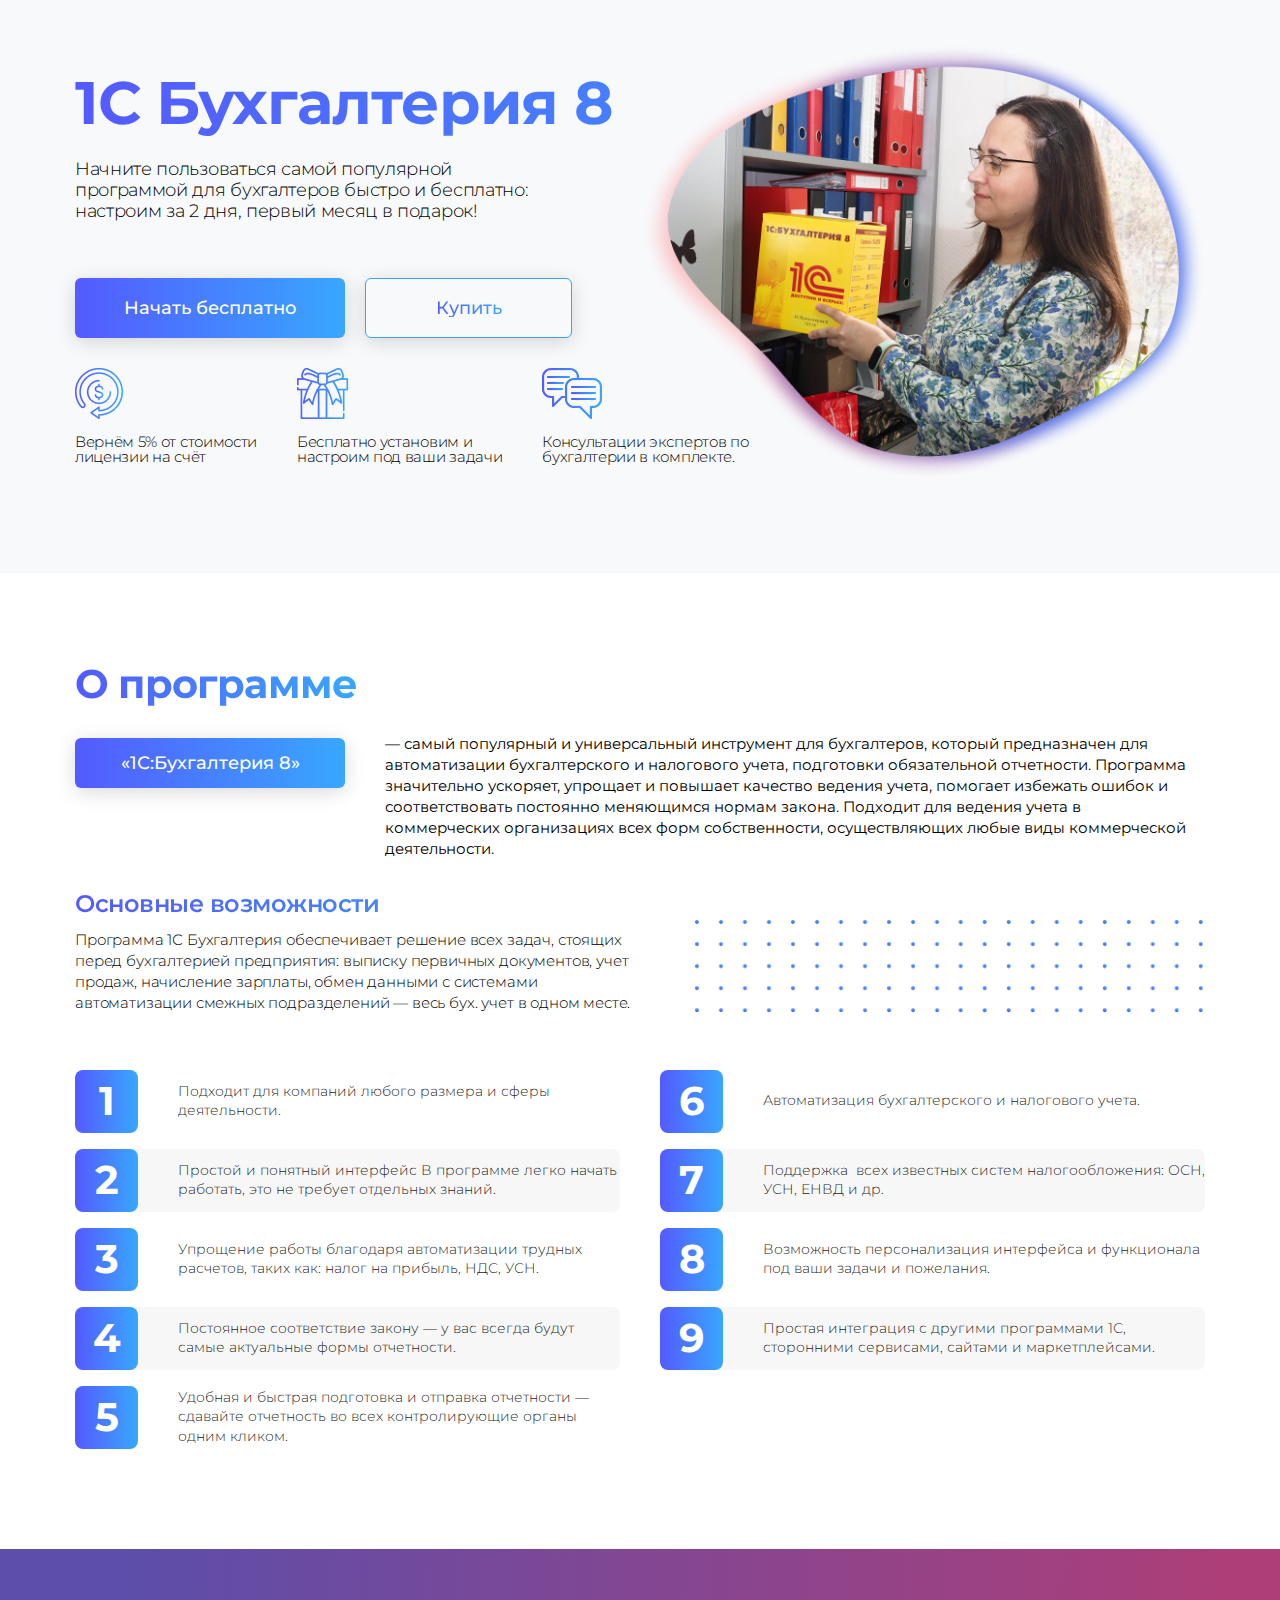
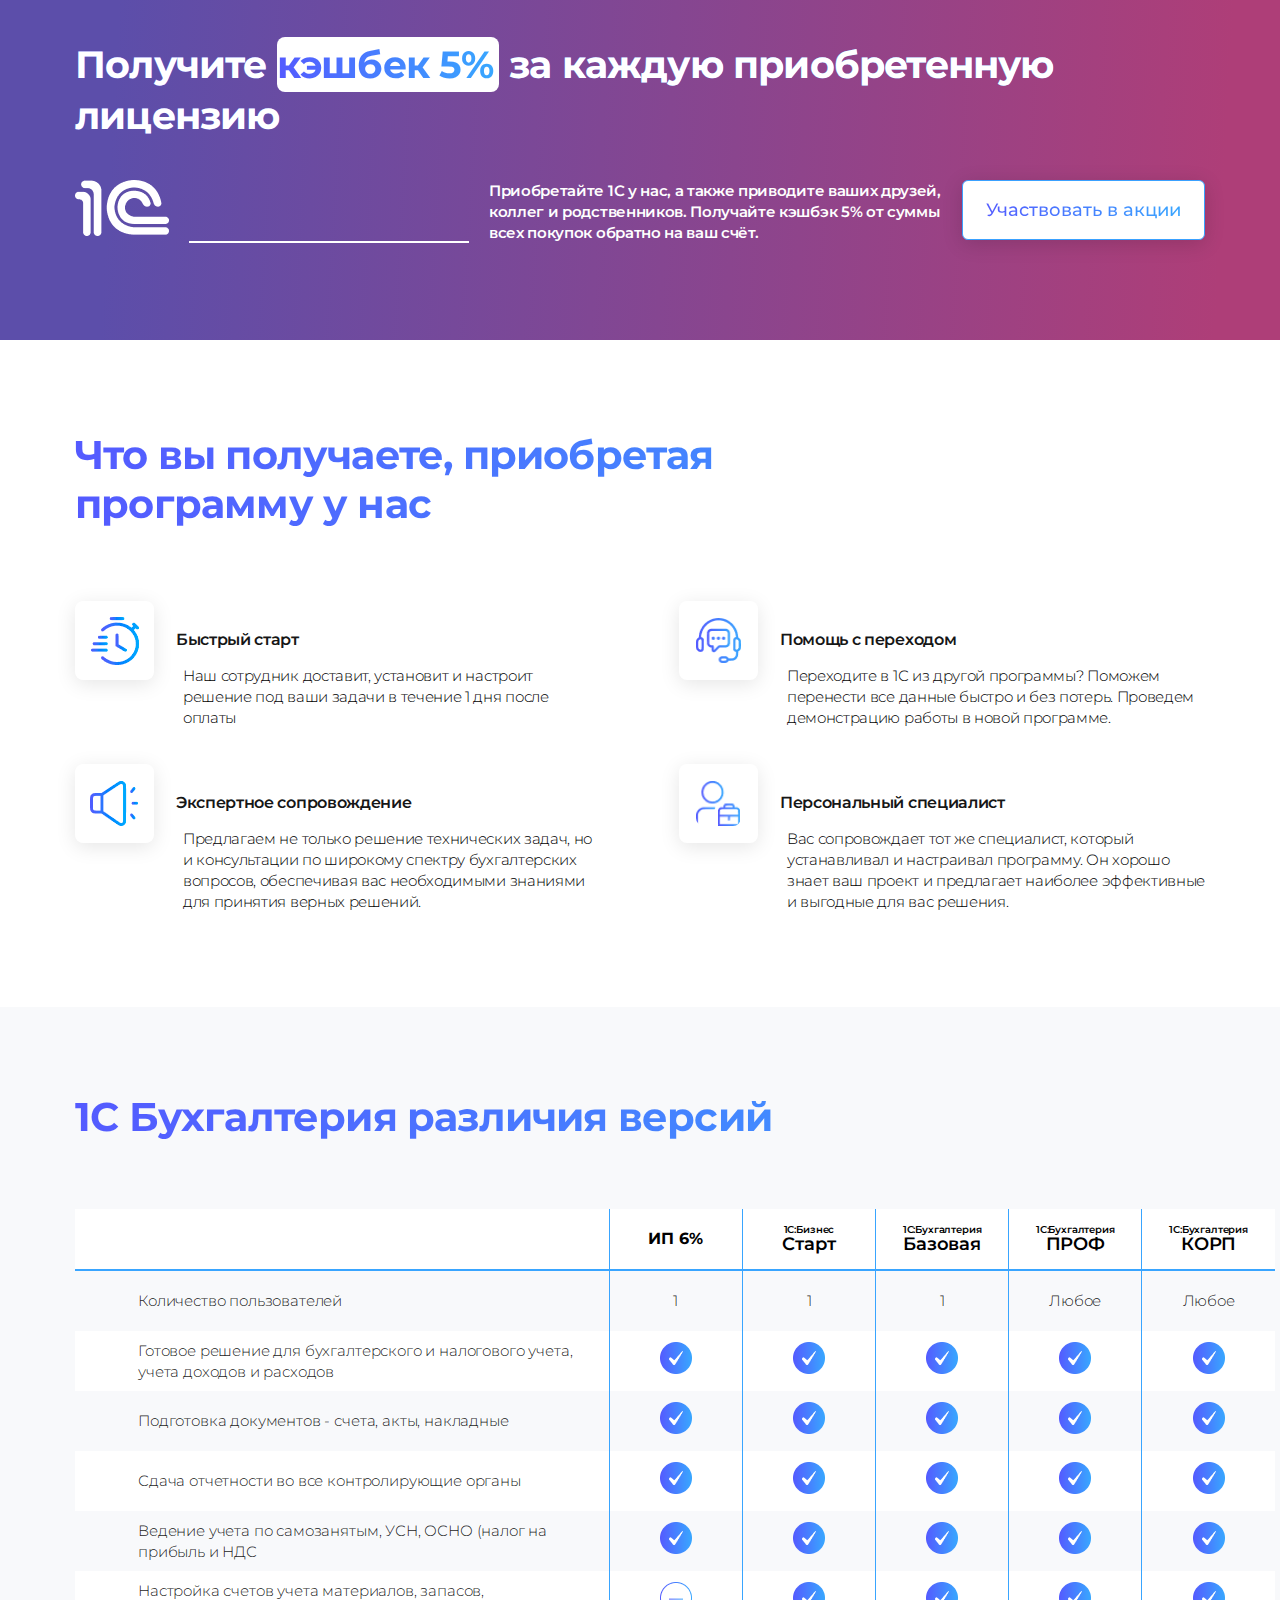
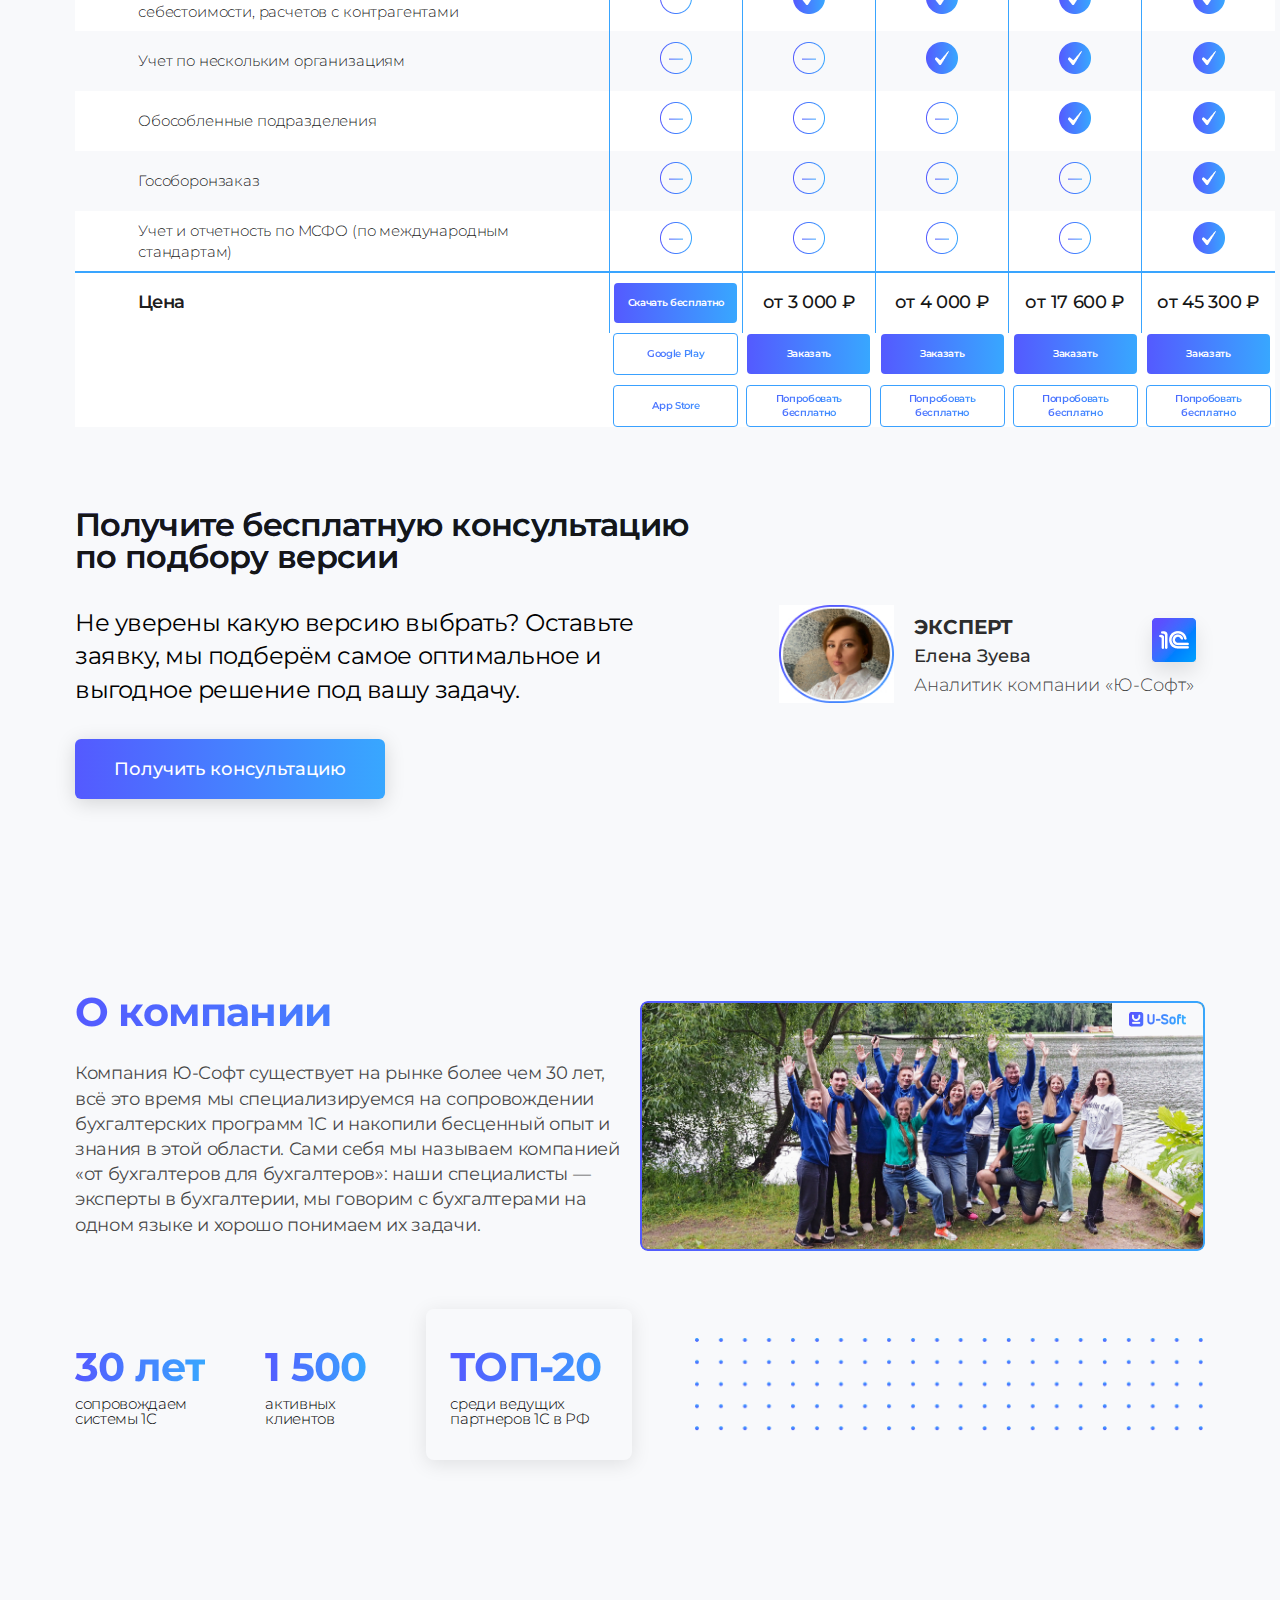
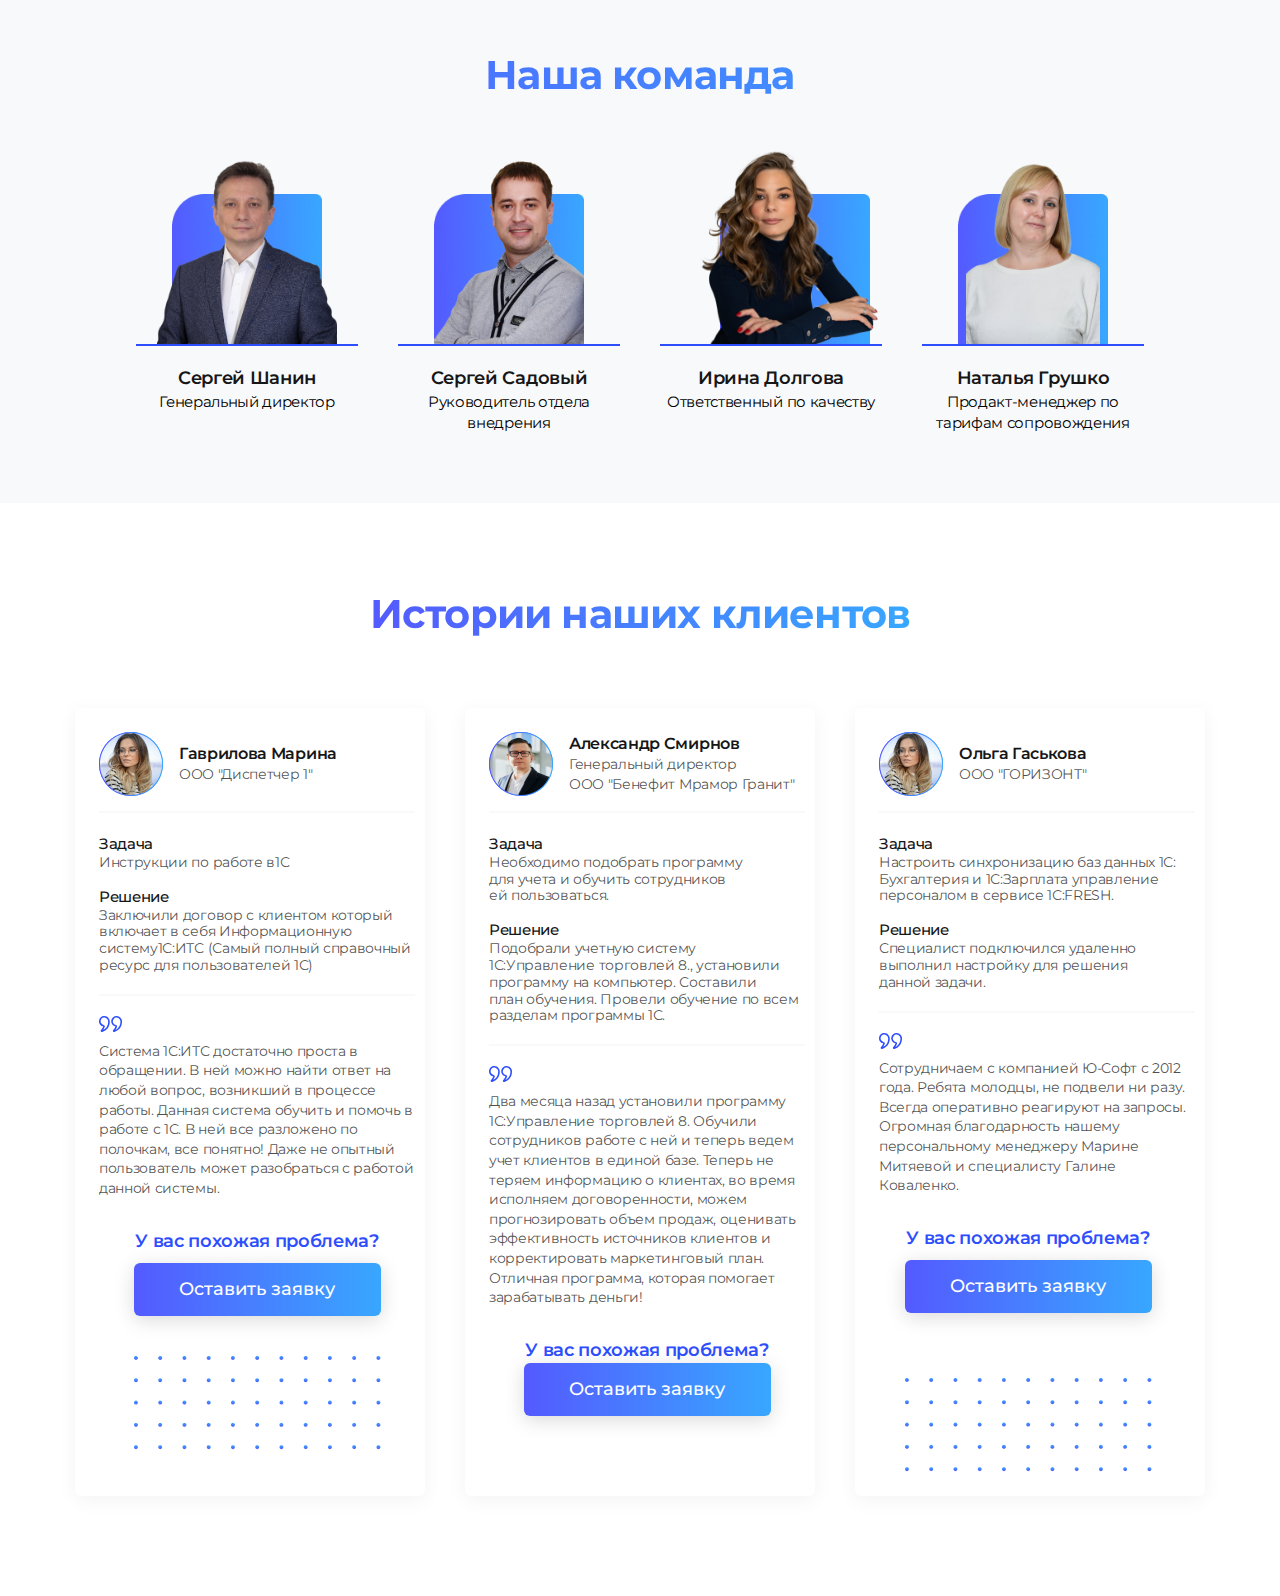
<file: page2.html>
<!DOCTYPE html>
<html lang="ru">
  <head>
    <meta charset="UTF-8" />
    <meta name="viewport" content="width=device-width, initial-scale=1.0" />
    <link
      rel="stylesheet"
      href="https://cdn.jsdelivr.net/npm/swiper@11/swiper-bundle.min.css"
    />
    <link rel="stylesheet" href="./css/index.css" />
    <title>Documen 2t</title>
  </head>
  <body>
    <div class="n-page">
      <header></header>
      <main class="n-content">
        <section class="n-promo">
          <div class="n-container">
            <div class="n-promo__wrapper n-promo__wrapper-two">
              <div class="n-promo__inner">
                <h1>1C Бухгалтерия 8</h1>
                <div class="n-promo__inner-text n-promo__inner-text-two">
                  Начните пользоваться самой популярной программой для
                  бухгалтеров быстро и бесплатно: настроим за 2 дня, первый
                  месяц в подарок!
                </div>
                <div class="n-inner-button-item">
                  <button
                    class="n-button n-inner-button n-inner-button-two"
                    type="button"
                  >
                    Начать бесплатно
                  </button>
                  <button class="n-button n-button-two" type="button">
                    <span>Купить</span>
                  </button>
                </div>
                <div
                  class="n-promo__inner-mobile-img n-promo__inner-mobile-img-two"
                >
                  <img src="./images/proo-top1.png" alt="картинка" />
                </div>
                <div class="n-promo__inner-img n-promo__inner-img-two">
                  <img src="./images/proo-top1.png" alt="картинка" />
                </div>
                <div class="n-promo__item-box-two">
                  <div class="n-promo__item-two">
                    <div class="n-promo__item-image">
                      <img src="./icons/promo-two-1.png" alt="иконка" />
                    </div>
                    <p>
                      Вернём 5% от стоимости<br />
                      лицензии на счёт
                    </p>
                  </div>
                  <div class="n-promo__item-two">
                    <div class="n-promo__item-image">
                      <img src="./icons/promo-two-2.png" alt="иконка" />
                    </div>
                    <p>
                      Бесплатно установим и<br />
                      настроим под ваши задачи
                    </p>
                  </div>
                  <div class="n-promo__item-two">
                    <div class="n-promo__item-image">
                      <img src="./icons/promo-two-3.png" alt="иконка" />
                    </div>
                    <p>
                      Консультации экспертов по<br />
                      бухгалтерии в комплекте.
                    </p>
                  </div>
                </div>
              </div>
            </div>
          </div>
        </section>
        <section class="n-program">
          <div class="n-container">
            <div class="n-program__wrapper">
              <div class="n-program__top">
                <div class="n-program__top-item">
                  <h2>О программе</h2>
                  <button class="n-button n-program__button" type="button">
                    «1С:Бухгалтерия 8»
                  </button>
                </div>
                <p>
                  — самый популярный и универсальный инструмент для бухгалтеров,
                  который предназначен для автоматизации бухгалтерского и
                  налогового учета, подготовки обязательной отчетности.
                  Программа значительно ускоряет, упрощает и повышает качество
                  ведения учета, помогает избежать ошибок и соответствовать
                  постоянно меняющимся нормам закона. Подходит для ведения учета
                  в коммерческих организациях всех форм собственности,
                  осуществляющих любые виды коммерческой деятельности.
                </p>
              </div>
              <div class="n-program__centr">
                <div class="n-program__centr-text">
                  <h6>Основные возможности</h6>
                  <p>
                    Программа 1С Бухгалтерия обеспечивает решение всех задач,
                    стоящих перед бухгалтерией предприятия: выписку первичных
                    документов, учет продаж, начисление зарплаты, обмен данными
                    с системами автоматизации смежных подразделений — весь бух.
                    учет в одном месте.
                  </p>
                </div>
                <div class="n-program__centr-img">
                  <img src="./images/points-2.png" alt="картинка" />
                </div>
              </div>
              <div class="n-program__list">
                <!--list number-->
                <div class="n-program__list-box">
                  <div class="n-program__list-item">
                    <div class="n-service__inner">
                      <div class="n-service__item n-program__item">
                        <div class="n-service__item-left n-program__item-left">
                          <div class="n-service__item-num">1</div>
                        </div>
                        <div class="n-service__item-desc n-program__item-desc">
                          Подходит для компаний любого размера и сферы
                          деятельности.
                        </div>
                      </div>
                      <div
                        class="n-service__item n-service__item_gray n-program__item"
                      >
                        <div class="n-service__item-left n-program__item-left">
                          <div class="n-service__item-num">2</div>
                        </div>
                        <div class="n-service__item-desc n-program__item-desc">
                          Простой и понятный интерфейс В программе легко начать
                          работать, это не требует отдельных знаний.
                        </div>
                      </div>
                      <div class="n-service__item n-program__item">
                        <div class="n-service__item-left n-program__item-left">
                          <div class="n-service__item-num">3</div>
                        </div>
                        <div class="n-service__item-desc n-program__item-desc">
                          Упрощение работы благодаря автоматизации трудных
                          расчетов, таких как: налог на прибыль, НДС, УСН.
                        </div>
                      </div>
                      <div
                        class="n-service__item n-service__item_gray n-program__item"
                      >
                        <div class="n-service__item-left n-program__item-left">
                          <div class="n-service__item-num">4</div>
                        </div>
                        <div class="n-service__item-desc n-program__item-desc">
                          Постоянное соответствие закону — у вас всегда будут
                          самые актуальные формы отчетности.
                        </div>
                      </div>
                      <div class="n-service__item n-program__item">
                        <div class="n-service__item-left n-program__item-left">
                          <div class="n-service__item-num">5</div>
                        </div>
                        <div class="n-service__item-desc n-program__item-desc">
                          Удобная и быстрая подготовка и отправка отчетности —
                          сдавайте отчетность во всех контролирующие органы
                          одним кликом.
                        </div>
                      </div>
                    </div>
                  </div>
                </div>
                <!--list number-->
                <div class="n-program__list-box">
                  <div class="n-program__list-item">
                    <div class="n-service__inner">
                      <div class="n-service__item n-program__item">
                        <div class="n-service__item-left n-program__item-left">
                          <div class="n-service__item-num">6</div>
                        </div>
                        <div class="n-service__item-desc n-program__item-desc">
                          Автоматизация бухгалтерского и налогового учета.
                        </div>
                      </div>
                      <div
                        class="n-service__item n-service__item_gray n-program__item"
                      >
                        <div class="n-service__item-left n-program__item-left">
                          <div class="n-service__item-num">7</div>
                        </div>
                        <div class="n-service__item-desc n-program__item-desc">
                          Поддержка  всех известных систем налогообложения: ОСН,
                          УСН, ЕНВД и др.
                        </div>
                      </div>
                      <div class="n-service__item n-program__item">
                        <div class="n-service__item-left n-program__item-left">
                          <div class="n-service__item-num">8</div>
                        </div>
                        <div class="n-service__item-desc n-program__item-desc">
                          Возможность персонализация интерфейса и функционала
                          под ваши задачи и пожелания.
                        </div>
                      </div>
                      <div
                        class="n-service__item n-service__item_gray n-program__item"
                      >
                        <div class="n-service__item-left n-program__item-left">
                          <div class="n-service__item-num">9</div>
                        </div>
                        <div class="n-service__item-desc n-program__item-desc">
                          Простая интеграция с другими программами 1С,
                          сторонними сервисами, сайтами и маркетплейсами.
                        </div>
                      </div>
                    </div>
                  </div>
                </div>
              </div>
            </div>
          </div>
        </section>
        <section class="n-support">
          <div class="n-container n-support__container">
            <div class="n-support__wrapper n-support__wrapper-two">
              <h2 class="n-title-white">
                Получите <span class="n-title-blue"><h2>кэшбек 5%</h2></span> за
                каждую&#160;приобретенную лицензию
              </h2>
              <div class="n-support__item n-support__item-two">
                <div class="n-support__icon">
                  <img src="./icons/1c.png" alt="иконка" />
                  <hr />
                </div>
                <p>
                  Приобретайте 1С у нас, а также приводите ваших друзей, коллег
                  и родственников. Получайте кэшбэк 5% от суммы всех покупок
                  обратно на ваш счёт.
                </p>
                <button type="button" class="n-button n-support__button">
                  <span class="button-m-h">Участвовать в акции</span>
                  <span class="button-m-v">Попробовать</span>
                </button>
              </div>
            </div>
          </div>
        </section>
        <section class="n-advantages">
          <div class="n-container">
            <div class="n-advantages__wrapper">
              <div class="n-advantages__top">
                <h2>
                  Что вы получаете, приобретая<br />
                  программу у нас
                </h2>
              </div>
              <div class="n-advantages__inner">
                <div class="n-advantages__item">
                  <div class="n-advantages__item-top">
                    <div class="n-advantages__item-icon">
                      <img src="./icons/adv-1.png" alt="иконка" />
                    </div>
                    <h4>Быстрый старт</h4>
                  </div>
                  <p>
                    Наш сотрудник доставит, установит и настроит решение под
                    ваши задачи в течение 1 дня после оплаты
                  </p>
                </div>
                <div class="n-advantages__item">
                  <div class="n-advantages__item-top">
                    <div class="n-advantages__item-icon item-icon-two">
                      <img src="./icons/adv-12.png" alt="иконка" />
                    </div>
                    <h4>Помощь с переходом</h4>
                  </div>
                  <p>
                    Переходите в 1С из другой программы? Поможем перенести все
                    данные быстро и без потерь. Проведем демонстрацию работы в
                    новой программе.
                  </p>
                </div>
                <div class="n-advantages__item item-icon-letter">
                  <div class="n-advantages__item-top">
                    <div class="n-advantages__item-icon">
                      <img src="./icons/adv-2.png" alt="иконка" />
                    </div>
                    <h4>Экспертное сопровождение</h4>
                  </div>
                  <p>
                    Предлагаем не только решение технических задач, но и
                    консультации по широкому спектру бухгалтерских вопросов,
                    обеспечивая вас необходимыми знаниями для принятия верных
                    решений.
                  </p>
                </div>
                <div class="n-advantages__item item-icon-letter">
                  <div class="n-advantages__item-top">
                    <div class="n-advantages__item-icon item-icon-two">
                      <img src="./icons/adv-22.png" alt="иконка" />
                    </div>
                    <h4>Персональный специалист</h4>
                  </div>
                  <p>
                    Вас сопровождает тот же специалист, который устанавливал и
                    настраивал программу. Он хорошо знает ваш проект и
                    предлагает наиболее эффективные и выгодные для вас решения.
                  </p>
                </div>
              </div>
            </div>
          </div>
        </section>
        <section class="n-version">
          <div class="n-container">
            <div class="n-version__wrapper">
              <h2>1С Бухгалтерия различия версий</h2>
              <!--table-->
              <table>
                <!--row-->
                <tr>
                  <th></th>
                  <th>ИП 6%</th>
                  <th>
                    <div class="n-table-title">
                      <span>1С:Бизнес</span>
                      <span>Старт</span>
                    </div>
                  </th>
                  <th>
                    <div class="n-table-title">
                      <span>1С:Бухгалтерия</span>
                      <span>Базовая</span>
                    </div>
                  </th>
                  <th>
                    <div class="n-table-title">
                      <span>1С:Бухгалтерия</span>
                      <span>ПРОФ</span>
                    </div>
                  </th>
                  <th>
                    <div class="n-table-title">
                      <span>1С:Бухгалтерия</span>
                      <span>КОРП</span>
                    </div>
                  </th>
                </tr>
                <!--row-->
                <tr>
                  <td>
                    <p>Количество пользователей</p>
                  </td>
                  <td>1</td>
                  <td>1</td>
                  <td>1</td>
                  <td>Любое</td>
                  <td>Любое</td>
                </tr>
                <!--row-->
                <tr>
                  <td>
                    <p>
                      Готовое решение для бухгалтерского и налогового учета,
                      учета доходов и расходов
                    </p>
                  </td>
                  <td>
                    <span class="n-icon-available"></span>
                  </td>
                  <td>
                    <span class="n-icon-available"></span>
                  </td>
                  <td>
                    <span class="n-icon-available"></span>
                  </td>
                  <td>
                    <span class="n-icon-available"></span>
                  </td>
                  <td>
                    <span class="n-icon-available"></span>
                  </td>
                </tr>
                <!--row-->
                <tr>
                  <td>
                    <p>Подготовка документов - счета, акты, накладные</p>
                  </td>
                  <td>
                    <span class="n-icon-available"></span>
                  </td>
                  <td>
                    <span class="n-icon-available"></span>
                  </td>
                  <td>
                    <span class="n-icon-available"></span>
                  </td>
                  <td>
                    <span class="n-icon-available"></span>
                  </td>
                  <td>
                    <span class="n-icon-available"></span>
                  </td>
                </tr>
                <!--row-->
                <tr>
                  <td>
                    <p>Сдача отчетности во все контролирующие органы</p>
                  </td>
                  <td>
                    <span class="n-icon-available"></span>
                  </td>
                  <td>
                    <span class="n-icon-available"></span>
                  </td>
                  <td>
                    <span class="n-icon-available"></span>
                  </td>
                  <td>
                    <span class="n-icon-available"></span>
                  </td>
                  <td>
                    <span class="n-icon-available"></span>
                  </td>
                </tr>
                <!--row-->
                <tr>
                  <td>
                    <p>
                      Ведение учета по самозанятым, УСН, ОСНО (налог на прибыль
                      и НДС
                    </p>
                  </td>
                  <td>
                    <span class="n-icon-available"></span>
                  </td>
                  <td>
                    <span class="n-icon-available"></span>
                  </td>
                  <td>
                    <span class="n-icon-available"></span>
                  </td>
                  <td>
                    <span class="n-icon-available"></span>
                  </td>
                  <td>
                    <span class="n-icon-available"></span>
                  </td>
                </tr>
                <!--row-->
                <tr>
                  <td>
                    <p>
                      Настройка счетов учета материалов, запасов, себестоимости,
                      расчетов с контрагентами
                    </p>
                  </td>
                  <td>
                    <span class="n-icon-not-available"></span>
                  </td>
                  <td>
                    <span class="n-icon-available"></span>
                  </td>
                  <td>
                    <span class="n-icon-available"></span>
                  </td>
                  <td>
                    <span class="n-icon-available"></span>
                  </td>
                  <td>
                    <span class="n-icon-available"></span>
                  </td>
                </tr>
                <!--row-->
                <tr>
                  <td>
                    <p>Учет по нескольким организациям</p>
                  </td>
                  <td>
                    <span class="n-icon-not-available"></span>
                  </td>
                  <td>
                    <span class="n-icon-not-available"></span>
                  </td>
                  <td>
                    <span class="n-icon-available"></span>
                  </td>
                  <td>
                    <span class="n-icon-available"></span>
                  </td>
                  <td>
                    <span class="n-icon-available"></span>
                  </td>
                </tr>
                <!--row-->
                <tr>
                  <td>
                    <p>Обособленные подразделения</p>
                  </td>
                  <td>
                    <span class="n-icon-not-available"></span>
                  </td>
                  <td>
                    <span class="n-icon-not-available"></span>
                  </td>
                  <td>
                    <span class="n-icon-not-available"></span>
                  </td>
                  <td>
                    <span class="n-icon-available"></span>
                  </td>
                  <td>
                    <span class="n-icon-available"></span>
                  </td>
                </tr>
                <!--row-->
                <tr>
                  <td>
                    <p>Гособоронзаказ</p>
                  </td>
                  <td>
                    <span class="n-icon-not-available"></span>
                  </td>
                  <td>
                    <span class="n-icon-not-available"></span>
                  </td>
                  <td>
                    <span class="n-icon-not-available"></span>
                  </td>
                  <td>
                    <span class="n-icon-not-available"></span>
                  </td>
                  <td>
                    <span class="n-icon-available"></span>
                  </td>
                </tr>
                <!--row-->
                <tr>
                  <td>
                    <p>
                      Учет и отчетность по МСФО (по международным стандартам)
                    </p>
                  </td>
                  <td>
                    <span class="n-icon-not-available"></span>
                  </td>
                  <td>
                    <span class="n-icon-not-available"></span>
                  </td>
                  <td>
                    <span class="n-icon-not-available"></span>
                  </td>
                  <td>
                    <span class="n-icon-not-available"></span>
                  </td>
                  <td>
                    <span class="n-icon-available"></span>
                  </td>
                </tr>
                <!--row-->
                <tr class="n-tr-white">
                  <td>
                    <p class="n-tr-price">Цена</p>
                  </td>
                  <td><div class="n-tr-price-btn">Скачать бесплатно</div></td>
                  <td>
                    <p class="n-tr-count">от 3 000 ₽</p>
                  </td>
                  <td>
                    <p class="n-tr-count">от 4 000 ₽</p>
                  </td>
                  <td>
                    <p class="n-tr-count">от 17 600 ₽</p>
                  </td>
                  <td>
                    <p class="n-tr-count">от 45 300 ₽</p>
                  </td>
                </tr>
                <!--row-->
                <tr class="n-tr-bottom">
                  <td></td>
                  <td>
                    <div class="n-tr-price-btn price-btn-white">
                      <span>Google Play</span>
                    </div>
                  </td>
                  <td><div class="n-tr-price-btn">Заказать</div></td>
                  <td><div class="n-tr-price-btn">Заказать</div></td>
                  <td><div class="n-tr-price-btn">Заказать</div></td>
                  <td><div class="n-tr-price-btn">Заказать</div></td>
                </tr>
                <!--row-->
                <tr class="whitespace">
                  <td></td>
                  <td></td>
                  <td></td>
                  <td></td>
                  <td></td>
                  <td></td>
                </tr>
                <!--row-->
                <tr class="n-tr-bottom">
                  <td></td>
                  <td>
                    <div class="n-tr-price-btn price-btn-white">
                      <span>App Store</span>
                    </div>
                  </td>
                  <td>
                    <div class="n-tr-price-btn price-btn-white">
                      <span>Попробовать бесплатно</span>
                    </div>
                  </td>
                  <td>
                    <div class="n-tr-price-btn price-btn-white">
                      <span>Попробовать бесплатно</span>
                    </div>
                  </td>
                  <td>
                    <div class="n-tr-price-btn price-btn-white">
                      <span>Попробовать бесплатно</span>
                    </div>
                  </td>
                  <td>
                    <div class="n-tr-price-btn price-btn-white">
                      <span>Попробовать бесплатно</span>
                    </div>
                  </td>
                </tr>
              </table>
              <div class="n-maintenance__choice n-maintenance__choice-two">
                <div
                  class="n-maintenance__choice-item n-maintenance__choice-item-two"
                >
                  <h5>Получите бесплатную консультацию по подбору версии</h5>
                  <span
                    >Не уверены какую версию выбрать? Оставьте заявку, мы
                    подберём самое оптимальное и выгодное решение под вашу
                    задачу.</span
                  >
                  <button
                    class="n-button n-inner-button n-button__choice-two"
                    type="button"
                  >
                    Получить консультацию
                  </button>
                </div>
                <div class="n-maintenance__expert n-maintenance__expert-two">
                  <img
                    class="n-maintenance__expert-img"
                    src="./images/expert-2.jpg"
                    alt="эксперт"
                  />
                  <img
                    class="n-maintenance__expert-img"
                    src="./images/expert-2-m.jpg"
                    alt="эксперт"
                  />
                  <img
                    class="n-maintenance__expert-icon"
                    src="./icons/expert-icon.png"
                    alt="иконка"
                  />
                  <ul class="n-maintenance__expert-list">
                    <li>
                      <h6>Эксперт</h6>
                    </li>
                    <li>
                      <p>Елена Зуева</p>
                    </li>
                    <li>
                      <span>Аналитик компании «Ю-Софт»</span>
                    </li>
                  </ul>
                </div>
              </div>
            </div>
          </div>
        </section>
        <section class="n-company">
          <div class="n-container">
            <div class="n-company__container">
              <div class="n-company__wrapper n-company__wrapper-two">
                <div class="n-company__text">
                  <h2>О компании</h2>
                  <div class="n-company__text-desc">
                    Компания Ю-Софт существует на рынке более чем 30 лет, всё
                    это время мы специализируемся на сопровождении бухгалтерских
                    программ 1С и накопили бесценный опыт и знания в этой
                    области. Сами себя мы называем компанией «от бухгалтеров для
                    бухгалтеров»: наши специалисты — эксперты в бухгалтерии, мы
                    говорим с бухгалтерами на одном языке и хорошо понимаем их
                    задачи.
                  </div>
                </div>
                <div class="n-company__image">
                  <div class="u-soft">
                    <img src="./icons/u-soft.png" alt="иконка" />
                  </div>
                  <img
                    class="n-company__img"
                    src="./images/n-company.jpg"
                    alt="фото"
                  />
                </div>
              </div>
              <div class="n-company__bottom">
                <div class="n-company__bottom-item">
                  <h2>30 лет</h2>
                  <p>
                    сопровождаем<br />
                    системы 1С
                  </p>
                </div>
                <div class="n-company__bottom-item">
                  <h2>1 500</h2>
                  <p>
                    активных<br />
                    клиентов
                  </p>
                </div>
                <div class="n-company__bottom-item n-company__bottom-centr">
                  <h2>ТОП-20</h2>
                  <p>
                    среди ведущих<br />
                    партнеров&#160;1С в РФ
                  </p>
                </div>
                <div class="n-program__centr-img n-program-two">
                  <img src="./images/points-2.png" alt="картинка" />
                </div>
              </div>
            </div>
          </div>
        </section>
        <section class="n-team">
          <div class="n-container n-teamn-container">
            <div class="n-team__wrapper">
              <h2>Наша команда</h2>
              <div class="n-team__inner">
                <div class="n-team__item-box">
                  <div class="n-team__item">
                    <div class="n-team__image">
                      <img
                        class="n-team__foto n-team__foto-centr"
                        src="./images/n-team-1.png"
                        alt="фото"
                      />
                    </div>
                    <div class="n-team__item-text">
                      <h3>Сергей Шанин</h3>
                      <p>Генеральный директор</p>
                    </div>
                  </div>
                  <div class="n-team__item">
                    <div class="n-team__image">
                      <img
                        class="n-team__foto"
                        src="./images/n-team-2.png"
                        alt="фото"
                      />
                    </div>
                    <div class="n-team__item-text">
                      <h3>Сергей Садовый</h3>
                      <p>Руководитель отдела внедрения</p>
                    </div>
                  </div>
                  <div class="n-team__item">
                    <div class="n-team__image n-team__image-3">
                      <img
                        class="n-team__foto"
                        src="./images/n-team-3.png"
                        alt="фото"
                      />
                    </div>
                    <div class="n-team__item-text">
                      <h3>Ирина Долгова</h3>
                      <p>Ответственный по качеству</p>
                    </div>
                  </div>
                  <div class="n-team__item">
                    <div class="n-team__image">
                      <img
                        class="n-team__foto"
                        src="./images/n-team-4.png"
                        alt="фото"
                      />
                    </div>
                    <div class="n-team__item-text">
                      <h3>Наталья Грушко</h3>
                      <p>Продакт-менеджер по тарифам сопровождения</p>
                    </div>
                  </div>
                </div>
              </div>
            </div>
          </div>
        </section>
        <section class="n-stories">
          <div class="n-container">
            <div class="n-stories__wrapper">
              <div class="n-maintenance__arm-item n-stories__arm-item">
                <h2>Истории наших клиентов</h2>
                <a href="#">
                  <img
                    class="n-maintenance__arm"
                    src="./icons/hend.png"
                    alt="пука"
                  />
                </a>
              </div>
              <div class="n-stories__inner">
                <div class="n-stories__item item-hidden">
                  <div class="n-stories__top">
                    <div class="n-stories__top-image">
                      <img src="./images/stories-1.png" alt="фото" />
                    </div>
                    <div class="n-stories__top-text">
                      <h3>Гаврилова Марина</h3>
                      <p>ООО "Диспетчер 1"</p>
                    </div>
                  </div>
                  <div class="n-stories__centr">
                    <div class="n-stories__centr-item">
                      <h4>Задача</h4>
                      <p>Инструкции по работе в1С</p>
                    </div>
                    <div class="n-stories__centr-item">
                      <h4>Решение</h4>
                      <p>
                        Заключили договор с клиентом который включает в себя
                        Информационную систему1С:ИТС (Самый полный справочный
                        ресурс для пользователей 1С)
                      </p>
                    </div>
                  </div>
                  <div class="n-stories__paragraph">
                    <img src="./icons/par.svg" alt="иконка" />
                    Система 1С:ИТС достаточно проста в обращении. В ней можно
                    найти ответ на любой вопрос, возникший в процессе работы.
                    Данная система обучить и помочь в работе с 1С. В ней все
                    разложено по полочкам, все понятно! Даже не опытный
                    пользователь может разобраться с работой данной системы.
                  </div>
                  <div class="n-stories__bottom">
                    <h3>У вас похожая проблема?</h3>
                    <button class="n-button n-button-1" type="button">
                      Оставить заявку
                    </button>
                    <img
                      class="n-stories__first"
                      src="./images/points.png"
                      alt="картинка"
                    />
                  </div>
                </div>
                <div class="n-stories__item item-hidden">
                  <div class="n-stories__top">
                    <div class="n-stories__top-image">
                      <img src="./images/stories-2.png" alt="фото" />
                    </div>
                    <div class="n-stories__top-text">
                      <h3>Александр Смирнов</h3>
                      <p>
                        Генеральный директор<br />
                        ООО&nbsp;"Бенефит&nbsp;Мрамор&nbsp;Гранит"
                      </p>
                    </div>
                  </div>
                  <div class="n-stories__centr">
                    <div class="n-stories__centr-item">
                      <h4>Задача</h4>
                      <p>
                        Необходимо подобрать программу<br />
                        для учета и обучить сотрудников<br />
                        ей пользоваться.
                      </p>
                    </div>
                    <div class="n-stories__centr-item">
                      <h4>Решение</h4>
                      <p>
                        Подобрали учетную систему 1С:Управление торговлей 8.,
                        установили программу на компьютер. Составили<br />
                        план обучения. Провели обучение по всем разделам
                        программы 1С.
                      </p>
                    </div>
                  </div>
                  <div class="n-stories__paragraph">
                    <img src="./icons/par.svg" alt="иконка" />
                    Два месяца назад установили программу 1С:Управление
                    торговлей 8. Обучили сотрудников работе с ней и теперь ведем
                    учет клиентов в единой базе. Теперь не теряем информацию о
                    клиентах, во время исполняем договоренности, можем
                    прогнозировать объем продаж, оценивать эффективность
                    источников клиентов и корректировать маркетинговый план.
                    Отличная программа, которая помогает зарабатывать деньги!
                  </div>
                  <div class="n-stories__bottom n-stories__bottom-m">
                    <h3>У вас похожая проблема?</h3>
                    <button class="n-button n-button-2" type="button">
                      Оставить заявку
                    </button>
                  </div>
                </div>
                <div class="n-stories__item item-hidden">
                  <div class="n-stories__top">
                    <div class="n-stories__top-image">
                      <img src="./images/stories-3.png" alt="фото" />
                    </div>
                    <div class="n-stories__top-text">
                      <h3>Ольга Гаськова</h3>
                      <p>ООО "ГОРИЗОНТ"</p>
                    </div>
                  </div>
                  <div class="n-stories__centr">
                    <div class="n-stories__centr-item">
                      <h4>Задача</h4>
                      <p>
                        Настроить синхронизацию баз данных 1С: Бухгалтерия и
                        1С:Зарплата управление персоналом в сервисе 1С:FRESH.
                      </p>
                    </div>
                    <div class="n-stories__centr-item">
                      <h4>Решение</h4>
                      <p>
                        Специалист подключился удаленно выполнил настройку для
                        решения<br />
                        данной задачи.
                      </p>
                    </div>
                  </div>
                  <div class="n-stories__paragraph">
                    <img src="./icons/par.svg" alt="иконка" />
                    Сотрудничаем с компанией Ю-Софт с 2012 года. Ребята молодцы,
                    не подвели ни разу. Всегда оперативно реагируют на запросы.
                    Огромная благодарность нашему персональному менеджеру Марине
                    Митяевой и специалисту Галине Коваленко.
                  </div>
                  <div class="n-stories__bottom n-stories__bottom-last">
                    <h3>У вас похожая проблема?</h3>
                    <button class="n-button n-button-1" type="button">
                      Оставить заявку
                    </button>
                    <img
                      class="n-stories__last"
                      src="./images/points.png"
                      alt="картинка"
                    />
                  </div>
                </div>
                <div
                  class="swiper n-stories__swiper swiper-initialized swiper-horizontal swiper-backface-hidden"
                >
                  <div
                    class="swiper-wrapper"
                    id="swiper-wrapper-9499ea2d29cc1b40"
                    aria-live="polite"
                    style="
                      transition-duration: 0ms;
                      transition-delay: 0ms;
                      transform: translate3d(0px, 0px, 0px);
                    "
                  >
                    <div
                      class="swiper-slide swiper-slide-active"
                      role="group"
                      aria-label="1 / 3"
                      style="width: 372.4px; margin-right: 10px"
                    >
                      <div class="n-stories__item">
                        <div class="n-stories__top">
                          <div class="n-stories__top-image">
                            <img src="./images/stories-1.png" alt="фото" />
                          </div>
                          <div class="n-stories__top-text">
                            <h3>Гаврилова Марина</h3>
                            <p>ООО "Диспетчер 1"</p>
                          </div>
                        </div>
                        <div class="n-stories__centr">
                          <div class="n-stories__centr-item">
                            <h4>Задача</h4>
                            <p>Инструкции по работе в1С</p>
                          </div>
                          <div class="n-stories__centr-item">
                            <h4>Решение</h4>
                            <p>
                              Заключили договор с клиентом который включает в
                              себя Информационную систему1С:ИТС (Самый полный
                              справочный ресурс для пользователей 1С)
                            </p>
                          </div>
                        </div>
                        <div class="n-stories__paragraph">
                          <img src="./icons/par.svg" alt="иконка" />
                          Система 1С:ИТС достаточно проста в обращении. В ней
                          можно найти ответ на любой вопрос, возникший в
                          процессе работы. Данная система обучить и помочь в
                          работе с 1С. В ней все разложено по полочкам, все
                          понятно! Даже не опытный пользователь может
                          разобраться с работой данной системы.
                        </div>
                        <div class="n-stories__bottom">
                          <h3>У вас похожая проблема?</h3>
                          <button class="n-button n-button-1" type="button">
                            Оставить заявку
                          </button>
                          <img
                            class="n-stories__first"
                            src="./images/points.png"
                            alt="картинка"
                          />
                        </div>
                      </div>
                    </div>
                    <div
                      class="swiper-slide swiper-slide-next"
                      role="group"
                      aria-label="2 / 3"
                      style="width: 372.4px; margin-right: 10px"
                    >
                      <div class="n-stories__item">
                        <div class="n-stories__top">
                          <div class="n-stories__top-image">
                            <img src="./images/stories-2.png" alt="фото" />
                          </div>
                          <div class="n-stories__top-text">
                            <h3>Александр Смирнов</h3>
                            <p>
                              Генеральный директор<br />
                              ООО&nbsp;"Бенефит&nbsp;Мрамор&nbsp;Гранит"
                            </p>
                          </div>
                        </div>
                        <div class="n-stories__centr">
                          <div class="n-stories__centr-item">
                            <h4>Задача</h4>
                            <p>
                              Необходимо подобрать программу<br />
                              для учета и обучить сотрудников<br />
                              ей пользоваться.
                            </p>
                          </div>
                          <div class="n-stories__centr-item">
                            <h4>Решение</h4>
                            <p>
                              Подобрали учетную систему 1С:Управление торговлей
                              8., установили программу на компьютер.
                              Составили<br />
                              план обучения. Провели обучение по всем разделам
                              программы 1С.
                            </p>
                          </div>
                        </div>
                        <div class="n-stories__paragraph">
                          <img src="./icons/par.svg" alt="иконка" />
                          Два месяца назад установили программу 1С:Управление
                          торговлей 8. Обучили сотрудников работе с ней и теперь
                          ведем учет клиентов в единой базе. Теперь не теряем
                          информацию о клиентах, во время исполняем
                          договоренности, можем прогнозировать объем продаж,
                          оценивать эффективность источников клиентов и
                          корректировать маркетинговый план. Отличная программа,
                          которая помогает зарабатывать деньги!
                        </div>
                        <div class="n-stories__bottom">
                          <h3>У вас похожая проблема?</h3>
                          <button class="n-button n-button-2" type="button">
                            Оставить заявку
                          </button>
                        </div>
                      </div>
                    </div>
                    <div
                      class="swiper-slide"
                      role="group"
                      aria-label="3 / 3"
                      style="width: 372.4px; margin-right: 10px"
                    >
                      <div class="n-stories__item">
                        <div class="n-stories__top">
                          <div class="n-stories__top-image">
                            <img src="./images/stories-3.png" alt="фото" />
                          </div>
                          <div class="n-stories__top-text">
                            <h3>Ольга Гаськова</h3>
                            <p>ООО "ГОРИЗОНТ"</p>
                          </div>
                        </div>
                        <div class="n-stories__centr">
                          <div class="n-stories__centr-item">
                            <h4>Задача</h4>
                            <p>
                              Настроить синхронизацию баз данных 1С: Бухгалтерия
                              и 1С:Зарплата управление персоналом в сервисе
                              1С:FRESH.
                            </p>
                          </div>
                          <div class="n-stories__centr-item">
                            <h4>Решение</h4>
                            <p>
                              Специалист подключился удаленно выполнил настройку
                              для решения<br />
                              данной задачи.
                            </p>
                          </div>
                        </div>
                        <div class="n-stories__paragraph">
                          <img src="./icons/par.svg" alt="иконка" />
                          Сотрудничаем с компанией Ю-Софт с 2012 года. Ребята
                          молодцы, не подвели ни разу. Всегда оперативно
                          реагируют на запросы. Огромная благодарность нашему
                          персональному менеджеру Марине Митяевой и специалисту
                          Галине Коваленко.
                        </div>
                        <div class="n-stories__bottom n-stories__bottom-last">
                          <h3>У вас похожая проблема?</h3>
                          <button class="n-button n-button-1" type="button">
                            Оставить заявку
                          </button>
                          <img
                            class="n-stories__last"
                            src="./images/points.png"
                            alt="картинка"
                          />
                        </div>
                      </div>
                    </div>
                  </div>
                  <span
                    class="swiper-notification"
                    aria-live="assertive"
                    aria-atomic="true"
                  ></span>
                </div>
              </div>
            </div>
          </div>
        </section>
      </main>
      <footer></footer>
    </div>
    <script src="https://cdn.jsdelivr.net/npm/swiper@11/swiper-bundle.min.js"></script>
    <script src="./js/index.js"></script>
  </body>
</html>
</file>
<file: css/index.css>
@import url(../css/page1.css);
@import url(../css/page2.css);
</file>
